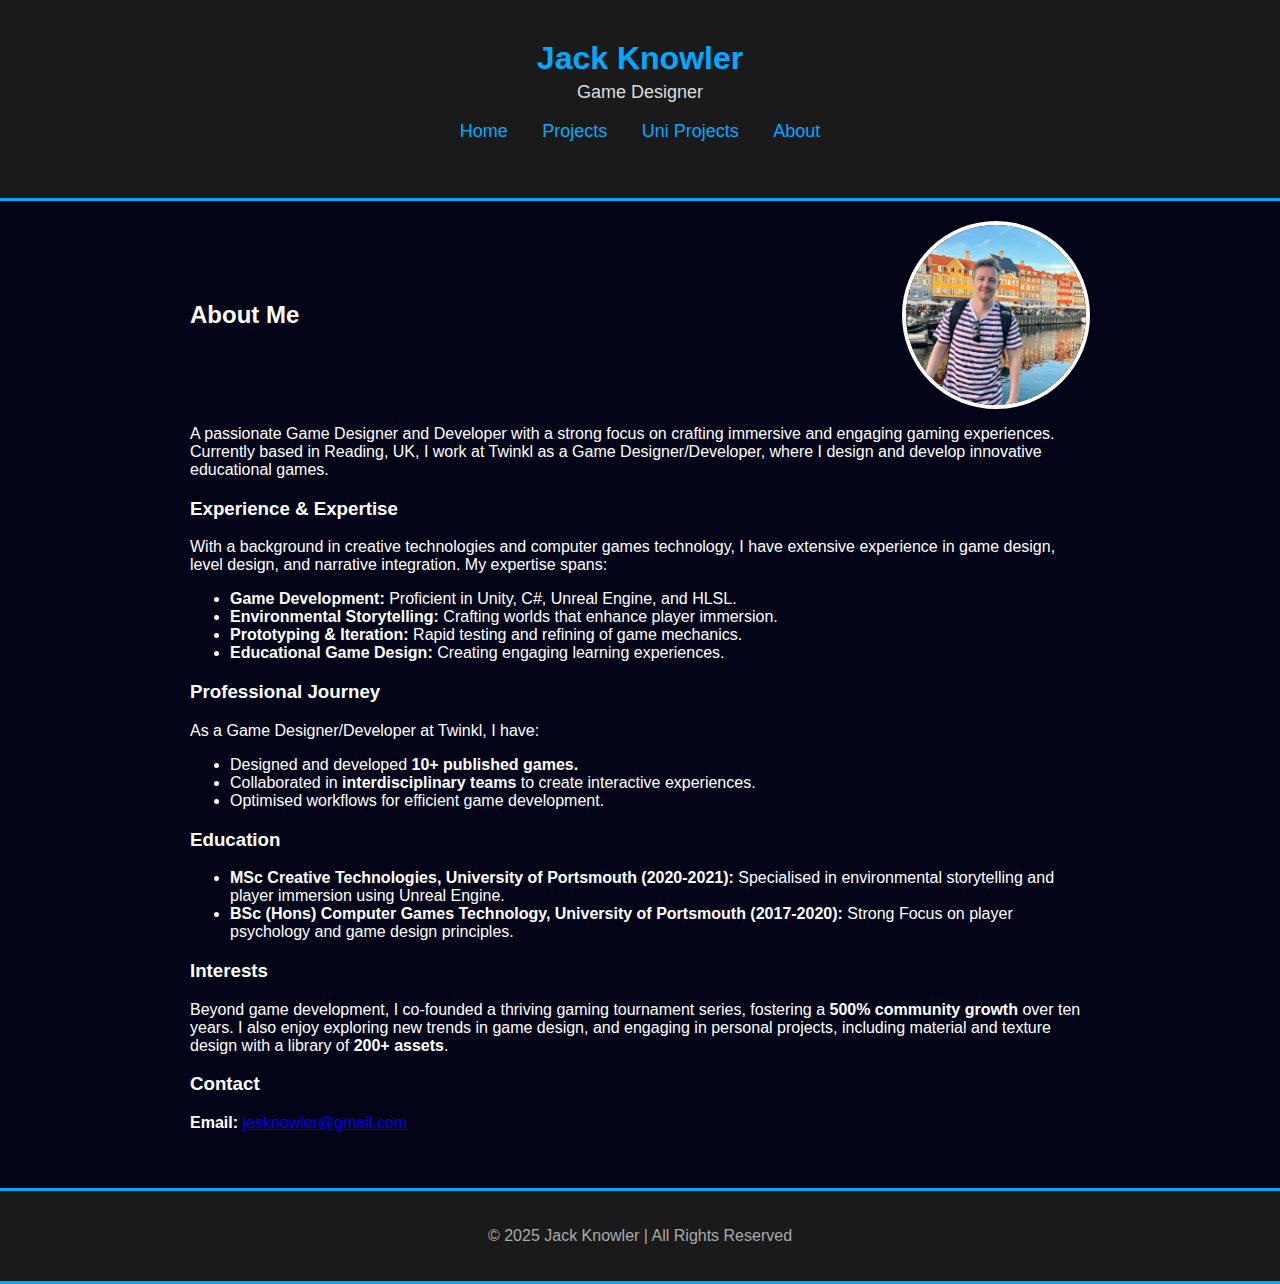
<file: about.html>
<!DOCTYPE html>
<html lang="en">
<head>
    <meta charset="UTF-8">
    <meta name="viewport" content="width=device-width, initial-scale=1.0">
    <title>About Me</title>
    <link rel="stylesheet" href="styles.css"> <!-- Link to existing CSS file -->
    <link rel="stylesheet" href="https://cdnjs.cloudflare.com/ajax/libs/font-awesome/6.4.2/css/all.min.css">
</head>
<body class="about-page"> <!-- 🔹 Added class here -->
    <header>
        <div class="container">
            <h1>Jack Knowler</h1>
            <p>Game Designer</p>
            <nav>
                <ul>
					<li><a href="index.html">Home</a></li>
                    <li><a href="index.html#projects">Projects</a></li>
                    <li><a href="uni-projects.html">Uni Projects</a></li>
                    <li><a href="about.html">About</a></li>
                </ul>
            </nav>
        </div>
    </header>

    <section id="about" class="about">
        <div class="container">
            <div class="about-header">
                <h2>About Me</h2>
                <img src="images/Me.jpg" alt="Jack Knowler" class="profile-image">
            </div>
            <p>A passionate Game Designer and Developer with a strong focus on crafting immersive and engaging gaming experiences. 
            Currently based in Reading, UK, I work at Twinkl as a Game Designer/Developer, where I design and develop innovative educational games.</p>

            <h3>Experience & Expertise</h3>
            <p>With a background in creative technologies and computer games technology, I have extensive experience in game design, level design, and narrative integration. My expertise spans:</p>
            <ul>
                <li><strong>Game Development:</strong> Proficient in Unity, C#, Unreal Engine, and HLSL.</li>
                <li><strong>Environmental Storytelling:</strong> Crafting worlds that enhance player immersion.</li>
                <li><strong>Prototyping & Iteration:</strong> Rapid testing and refining of game mechanics.</li>
                <li><strong>Educational Game Design:</strong> Creating engaging learning experiences.</li>
            </ul>

            <h3>Professional Journey</h3>
            <p>As a Game Designer/Developer at Twinkl, I have:</p>
            <ul>
                <li>Designed and developed <strong>10+ published games.</strong></li>
                <li>Collaborated in <strong>interdisciplinary teams</strong> to create interactive experiences.</li>
                <li>Optimised workflows for efficient game development.</li>
            </ul>

            <h3>Education</h3>
            <ul>
                <li><strong>MSc Creative Technologies, University of Portsmouth (2020-2021):</strong> Specialised in environmental storytelling and player immersion using Unreal Engine.</li>
                <li><strong>BSc (Hons) Computer Games Technology, University of Portsmouth (2017-2020):</strong> Strong Focus on player psychology and game design principles.</li>
            </ul>

            <h3>Interests</h3>
            <p>Beyond game development, I co-founded a thriving gaming tournament series, fostering a <strong>500% community growth</strong> over ten years. I also enjoy exploring new trends in game design, 
            and engaging in personal projects, including material and texture design with a library of <strong>200+ assets</strong>.</p>

            <h3>Contact</h3>
            <p><strong>Email:</strong> <a href="mailto:jesknowler@gmail.com">jesknowler@gmail.com</a></p>
        </div>
    </section>

    <footer>
        <p>&copy; 2025 Jack Knowler | All Rights Reserved</p>
    </footer>
</body>
</html>
</file>
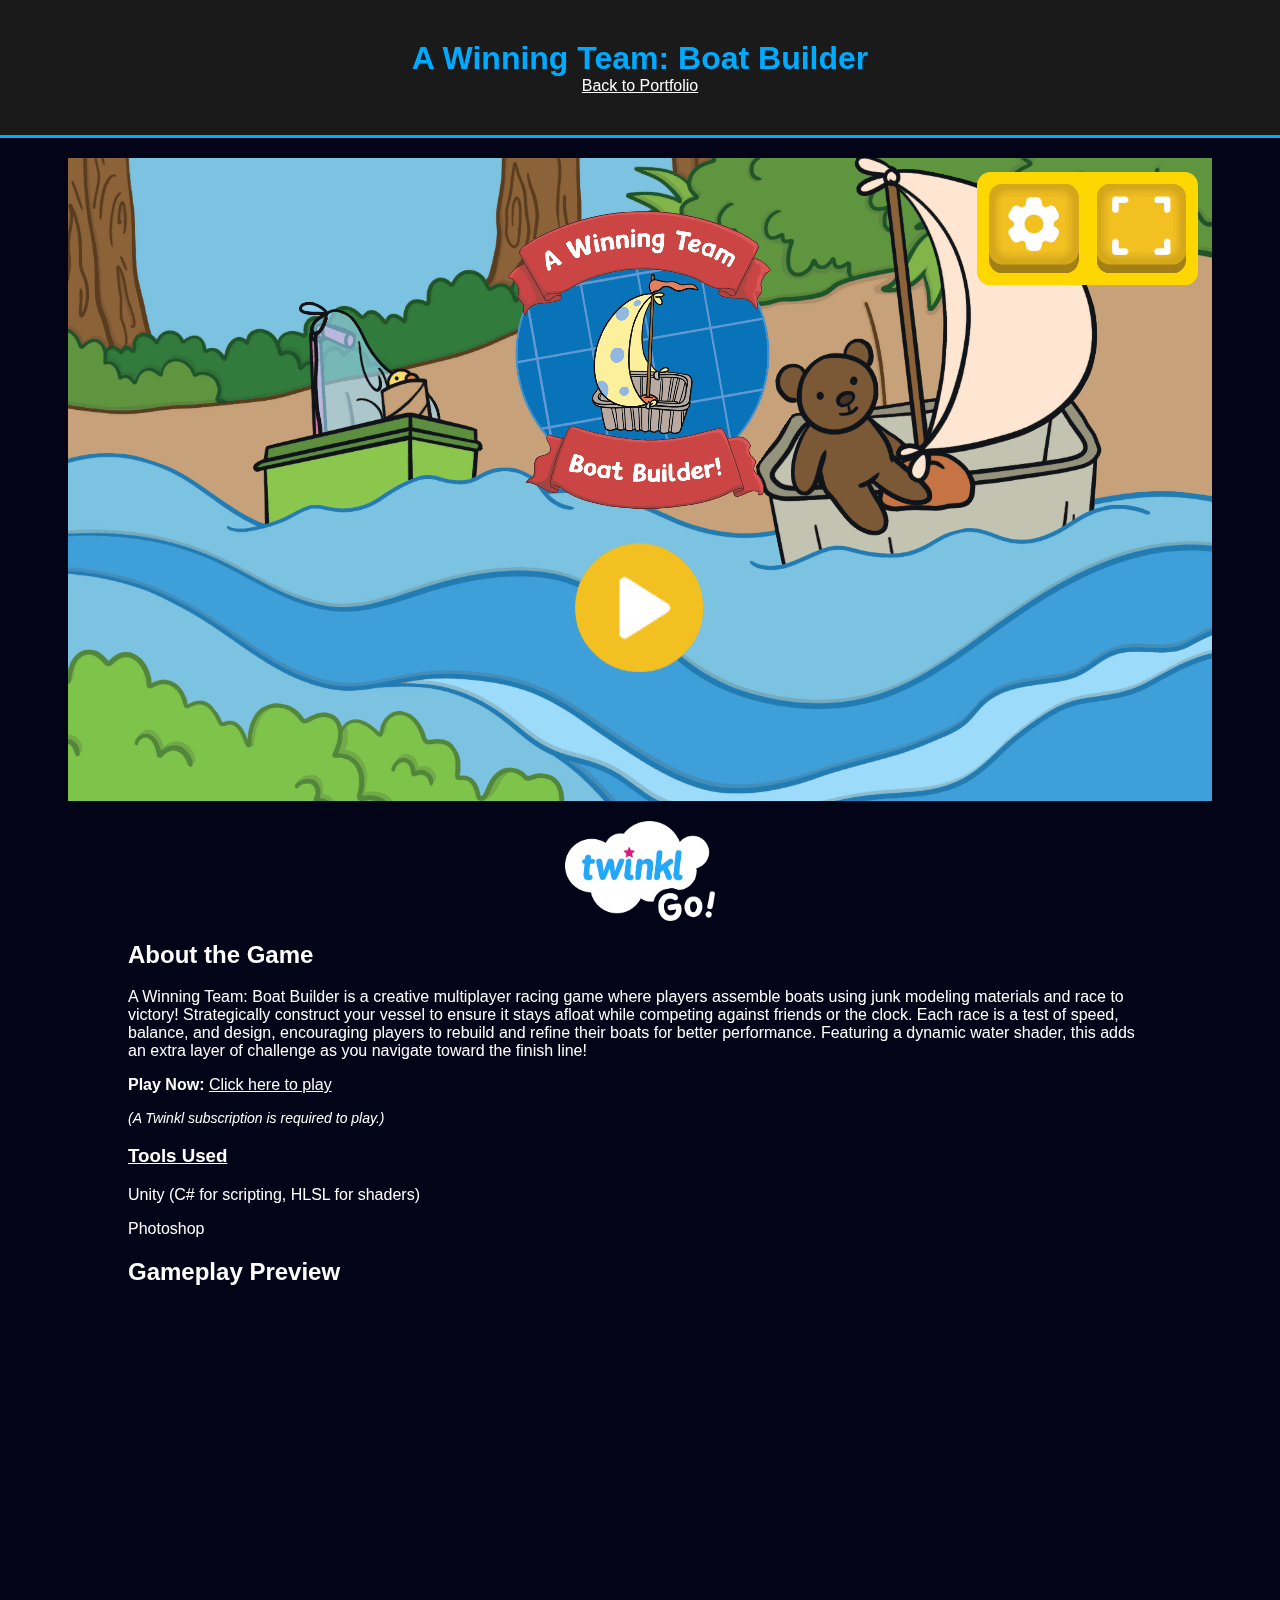
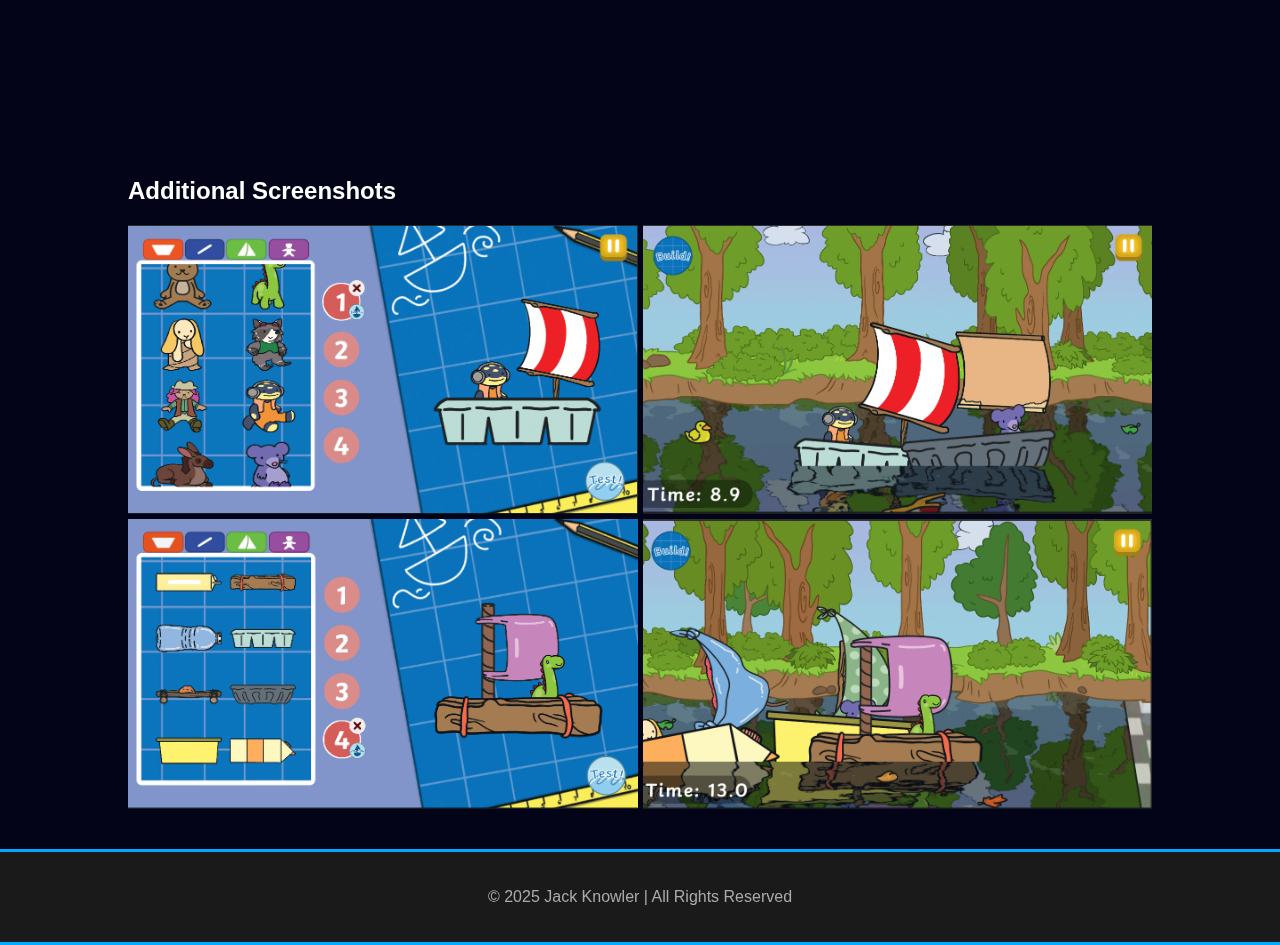
<file: boat-builder.html>
<!DOCTYPE html>
<html lang="en">
<head>
    <meta charset="UTF-8">
    <meta name="viewport" content="width=device-width, initial-scale=1.0">
    <title>A Winning Team: Boat Builder</title>
    <link rel="stylesheet" href="styles.css">
    <style>
        .image-grid {
            display: grid;
            grid-template-columns: 1fr 1fr;
            grid-template-rows: 1fr 1fr;
            gap: 5px;
            max-width: 100%;
        }
        .image-grid img {
            width: 100%;
            height: 100%;
            object-fit: cover;
        }

        /* Main Image & Twinkl Logo Layout */
        .main-image-container {
            display: flex;
            align-items: center;
            justify-content: center;
            gap: 20px; /* Space between image and logo */
            flex-wrap: wrap;
        }

        /* Twinkl Logo Styling */
        .twinkl-logo {
            max-width: 150px; /* Adjust size as needed */
            height: auto;
        }

        /* Center Video */
        .gameplay-video {
            width: 100%;
            max-width: 800px;
            display: block;
            margin: auto;
        }
    </style>
</head>
<body>
    <header>
        <div class="container">
            <h1>A Winning Team: Boat Builder</h1>
            <nav>
                <a href="index.html" style="color: white;">Back to Portfolio</a>
            </nav>
        </div>
    </header>
    
    <section class="project-detail">
        <div class="container">
            <div class="main-image-container">
                <img src="images/TitleAWinningTeam.PNG" alt="A Winning Team: Boat Builder">
                <img src="images/TwinklGo.png" alt="Twinkl Logo" class="twinkl-logo">
            </div>

            <section id="about-game">
                <h2>About the Game</h2>
                <p>A Winning Team: Boat Builder is a creative multiplayer racing game where players assemble boats using junk modeling materials and race to victory! 
				Strategically construct your vessel to ensure it stays afloat while competing against friends or the clock. 
				Each race is a test of speed, balance, and design, encouraging players to rebuild and refine their boats for better performance. 
				Featuring a dynamic water shader, this adds an extra layer of challenge as you navigate toward the finish line!</p>

                <p><strong>Play Now:</strong> 
                    <a href="https://www.twinkl.co.uk/resource/a-winning-team-t-d-1690798329" target="_blank" style="color: white; text-decoration: underline;">
                        Click here to play
                    </a>
                </p>
                <p style="color: white; font-size: 14px;"><em>(A Twinkl subscription is required to play.)</em></p>
            </section>
            
            <h3><u>Tools Used</u></h3>
            <p>Unity (C# for scripting, HLSL for shaders)</p>
            <p>Photoshop</p>

            <h2>Gameplay Preview</h2>
            <video class="gameplay-video" autoplay loop muted playsinline>
                <source src="images/AWinningTeam.mp4" type="video/mp4">
                Your browser does not support the video tag.
            </video>
            
            <h2>Additional Screenshots</h2>
            <div class="image-grid">
                <img src="images/AWinningTeam1.PNG" alt="A Winning Team Screenshot 1">
                <img src="images/AWinningTeam2.PNG" alt="A Winning Team Screenshot 2">
                <img src="images/AWinningTeam3.PNG" alt="A Winning Team Screenshot 3">
                <img src="images/AWinningTeam4.PNG" alt="A Winning Team Screenshot 4">
            </div>
        </div>
    </section>
    
    <footer>
        <p>&copy; 2025 Jack Knowler | All Rights Reserved</p>
    </footer>
</body>
</html>
</file>
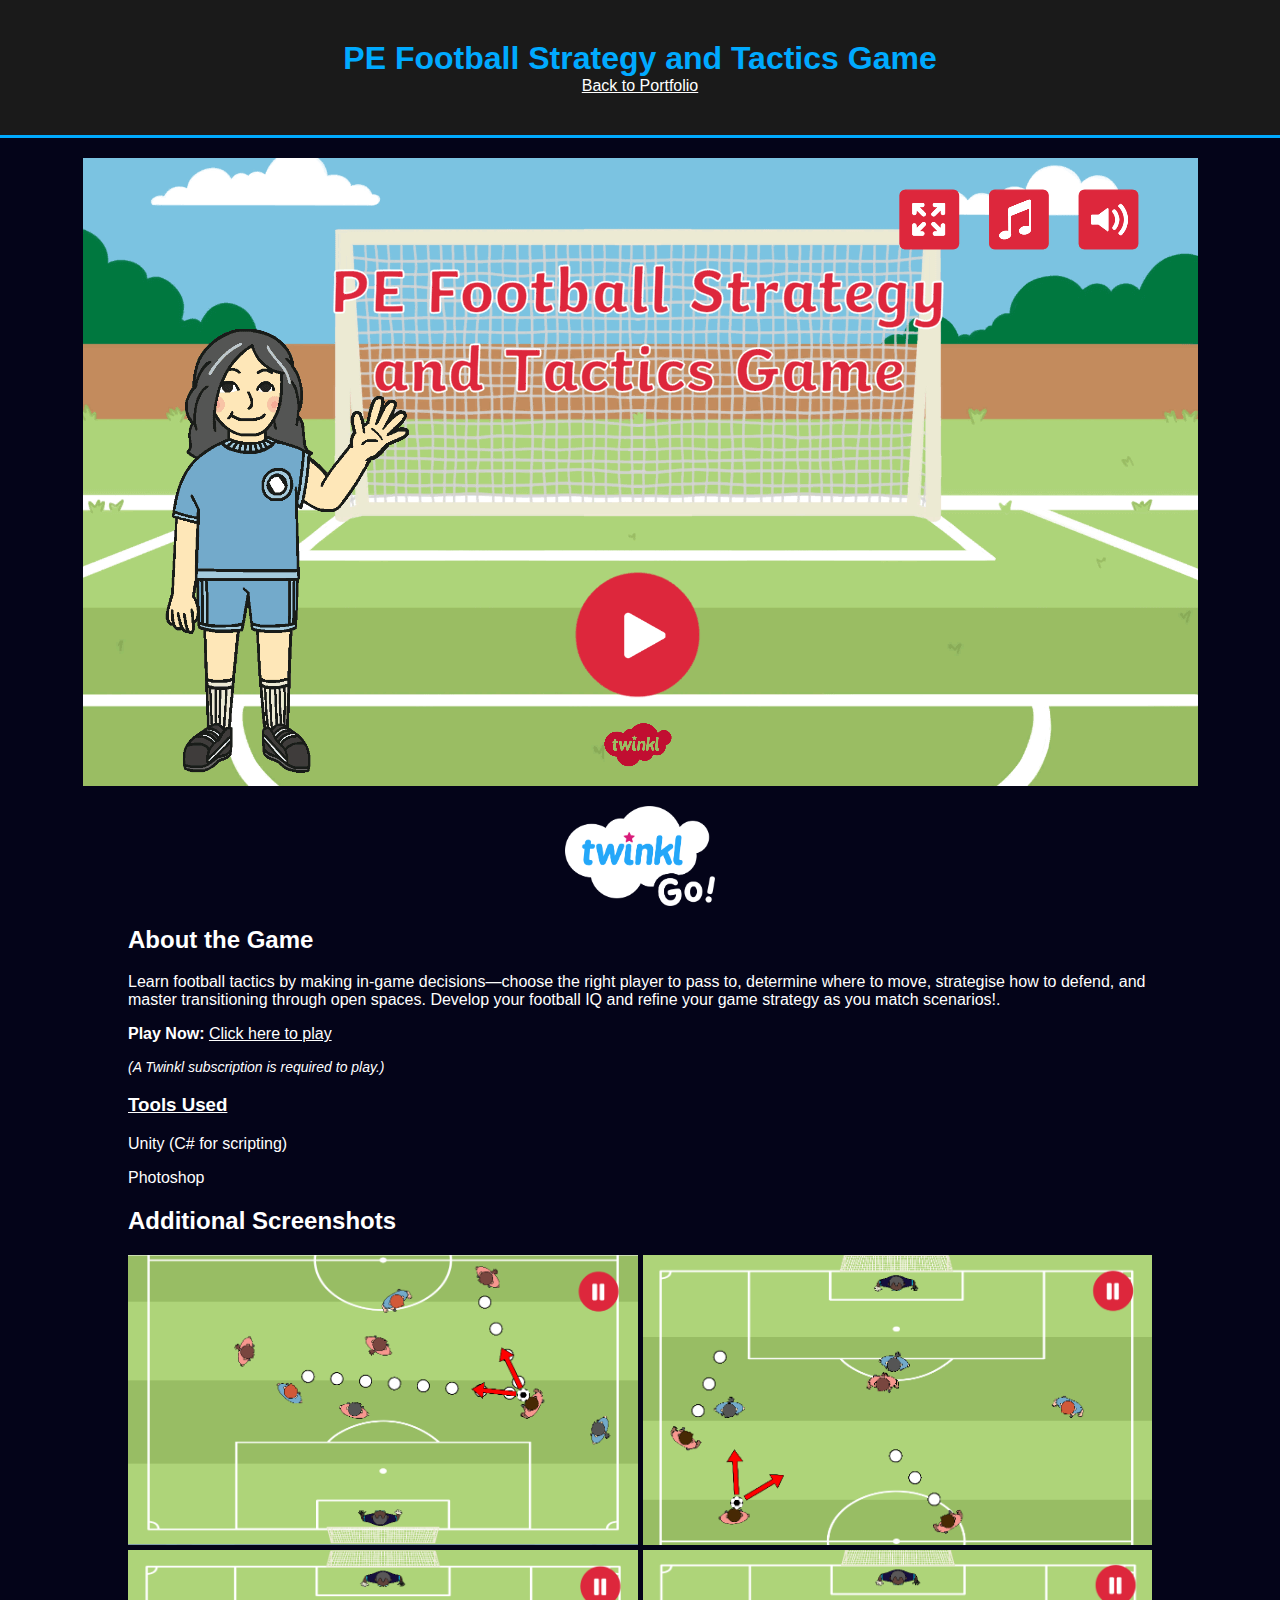
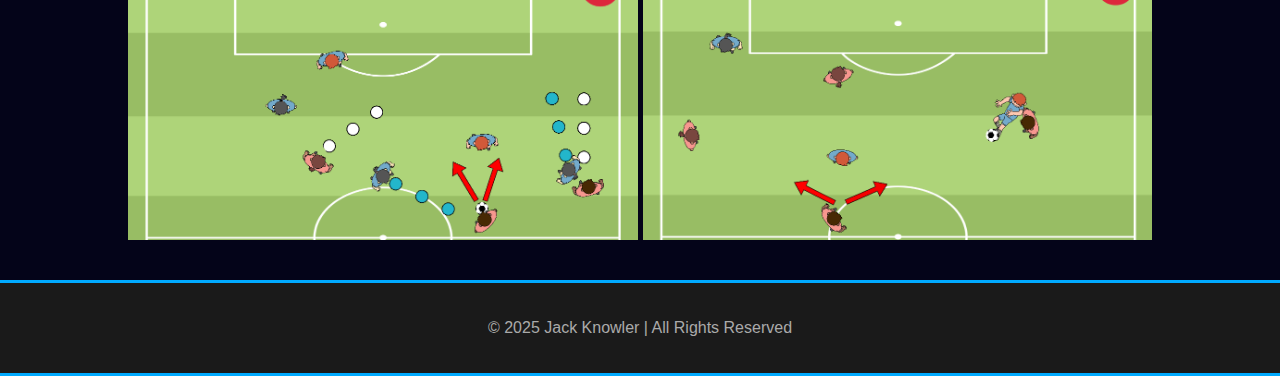
<file: football-strategy.html>
<!DOCTYPE html>
<html lang="en">
<head>
    <meta charset="UTF-8">
    <meta name="viewport" content="width=device-width, initial-scale=1.0">
    <title>PE Football Strategy and Tactics Game</title>
    <link rel="stylesheet" href="styles.css">
    <style>
        .image-grid {
            display: grid;
            grid-template-columns: 1fr 1fr;
            grid-template-rows: 1fr 1fr;
            gap: 5px;
            max-width: 100%;
        }
        .image-grid img {
            width: 100%;
            height: 100%;
            object-fit: cover;
        }

        /* Main Image & Twinkl Logo Layout */
        .main-image-container {
            display: flex;
            align-items: center;
            justify-content: center;
            gap: 20px; /* Space between image and logo */
            flex-wrap: wrap;
        }

        /* Twinkl Logo Styling */
        .twinkl-logo {
            max-width: 150px; /* Adjust size as needed */
            height: auto;
        }
    </style>
</head>
<body>
    <header>
        <div class="container">
            <h1>PE Football Strategy and Tactics Game</h1>
            <nav>
                <a href="index.html" style="color: white;">Back to Portfolio</a>
            </nav>
        </div>
    </header>
    
    <section class="project-detail">
        <div class="container">
            <div class="main-image-container">
                <img src="images/TitleFootballGame.PNG" alt="PE Football Strategy and Tactics Game">
                <img src="images/TwinklGo.png" alt="Twinkl Logo" class="twinkl-logo">
            </div>

            <section id="about-game">
                <h2>About the Game</h2>
                <p>Learn football tactics by making in-game decisions—choose the right player to pass to, 
				determine where to move, strategise how to defend, and master transitioning through open spaces. 
				Develop your football IQ and refine your game strategy as you match scenarios!.</p>

                <p><strong>Play Now:</strong> 
                    <a href="https://www.twinkl.co.uk/resource/pe-football-strategy-and-tactics-game-t-pe-1657539789" target="_blank" style="color: white; text-decoration: underline;">
                        Click here to play
                    </a>
                </p>
                <p style="color: white; font-size: 14px;"><em>(A Twinkl subscription is required to play.)</em></p>
            </section>
            
            <h3><u>Tools Used</u></h3>
            <p>Unity (C# for scripting)</p>
            <p>Photoshop</p>
            
            <h2>Additional Screenshots</h2>
            <div class="image-grid">
                <img src="images/FootballGame1.PNG" alt="Football Game Screenshot 1">
                <img src="images/FootballGame2.PNG" alt="Football Game Screenshot 2">
                <img src="images/FootballGame3.PNG" alt="Football Game Screenshot 3">
                <img src="images/FootballGame4.PNG" alt="Football Game Screenshot 4">
            </div>
        </div>
    </section>
    
    <footer>
        <p>&copy; 2025 Jack Knowler | All Rights Reserved</p>
    </footer>
</body>
</html>
</file>
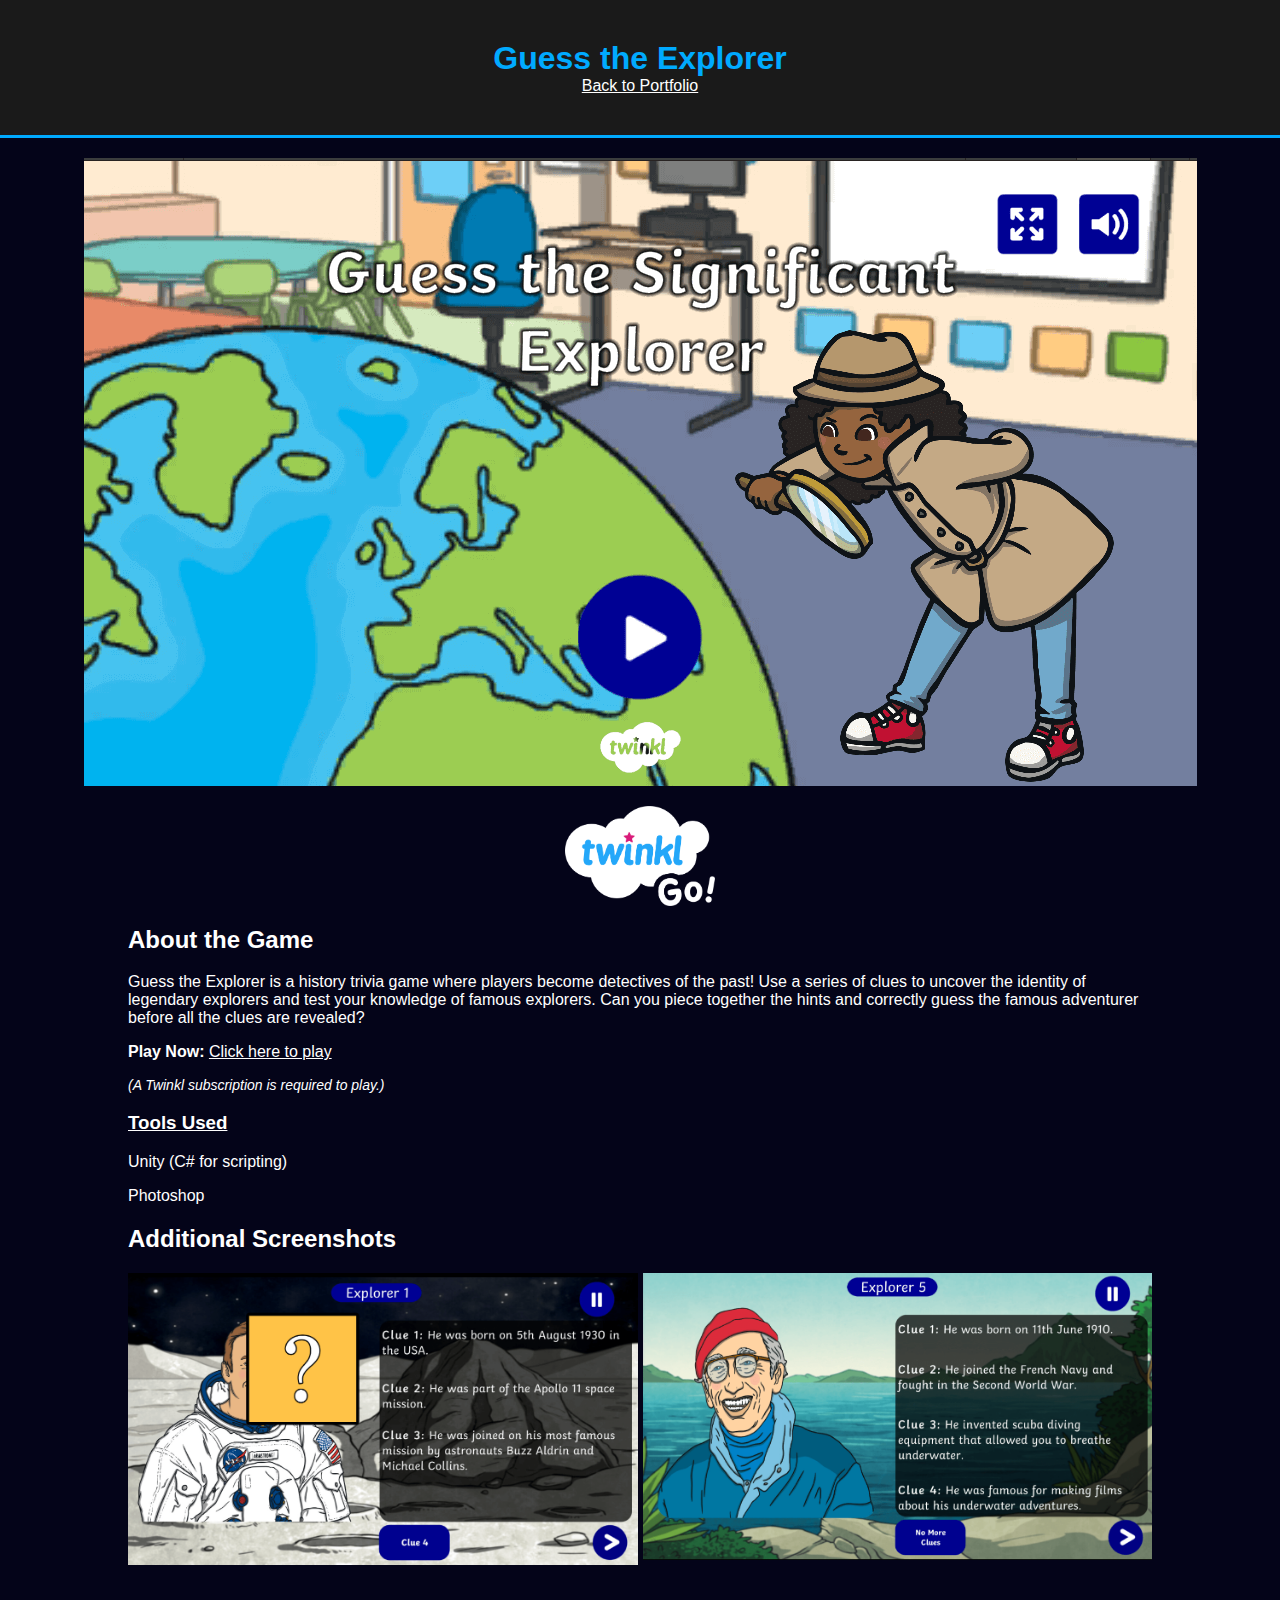
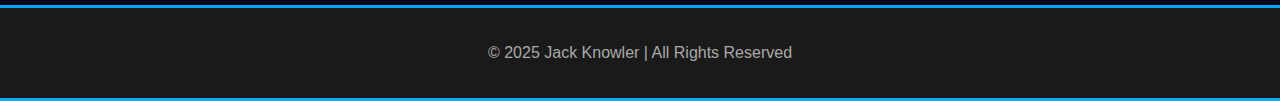
<file: guess-the-explorer.html>
<!DOCTYPE html>
<html lang="en">
<head>
    <meta charset="UTF-8">
    <meta name="viewport" content="width=device-width, initial-scale=1.0">
    <title>Guess the Explorer</title>
    <link rel="stylesheet" href="styles.css">
    <style>
        .image-grid {
            display: grid;
            grid-template-columns: 1fr 1fr;
            gap: 5px;
            max-width: 100%;
        }
        .image-grid img {
            width: 100%;
            height: auto;
            object-fit: cover;
        }

        /* Main Image & Twinkl Logo Layout */
        .main-image-container {
            display: flex;
            align-items: center;
            justify-content: center;
            gap: 20px; /* Space between image and logo */
            flex-wrap: wrap;
        }

        /* Twinkl Logo Styling */
        .twinkl-logo {
            max-width: 150px; /* Adjust size as needed */
            height: auto;
        }
    </style>
</head>
<body>
    <header>
        <div class="container">
            <h1>Guess the Explorer</h1>
            <nav>
                <a href="index.html" style="color: white;">Back to Portfolio</a>
            </nav>
        </div>
    </header>
    
    <section class="project-detail">
        <div class="container">
            <div class="main-image-container">
                <img src="images/TitleGuesstheExplorer.PNG" alt="Guess the Explorer">
                <img src="images/TwinklGo.png" alt="Twinkl Logo" class="twinkl-logo">
            </div>

            <section id="about-game">
                <h2>About the Game</h2>
                <p>Guess the Explorer is a history trivia game where players become detectives of the past! 
				Use a series of clues to uncover the identity of legendary explorers and test your knowledge of famous explorers. 
				Can you piece together the hints and correctly guess the famous adventurer before all the clues are revealed?</p>

                <p><strong>Play Now:</strong> 
                    <a href="https://www.twinkl.co.uk/resource/guess-the-significant-explorer-game-t-h-1654778182" target="_blank" style="color: white; text-decoration: underline;">
                        Click here to play
                    </a>
                </p>
                <p style="color: white; font-size: 14px;"><em>(A Twinkl subscription is required to play.)</em></p>
            </section>
            
            <h3><u>Tools Used</u></h3>
            <p>Unity (C# for scripting)</p>
            <p>Photoshop</p>
            
            <h2>Additional Screenshots</h2>
            <div class="image-grid">
                <img src="images/GuessGame1.PNG" alt="Guess the Explorer Screenshot 1">
                <img src="images/GuessGame2.PNG" alt="Guess the Explorer Screenshot 2">
            </div>
        </div>
    </section>
    
    <footer>
        <p>&copy; 2025 Jack Knowler | All Rights Reserved</p>
    </footer>
</body>
</html>
</file>
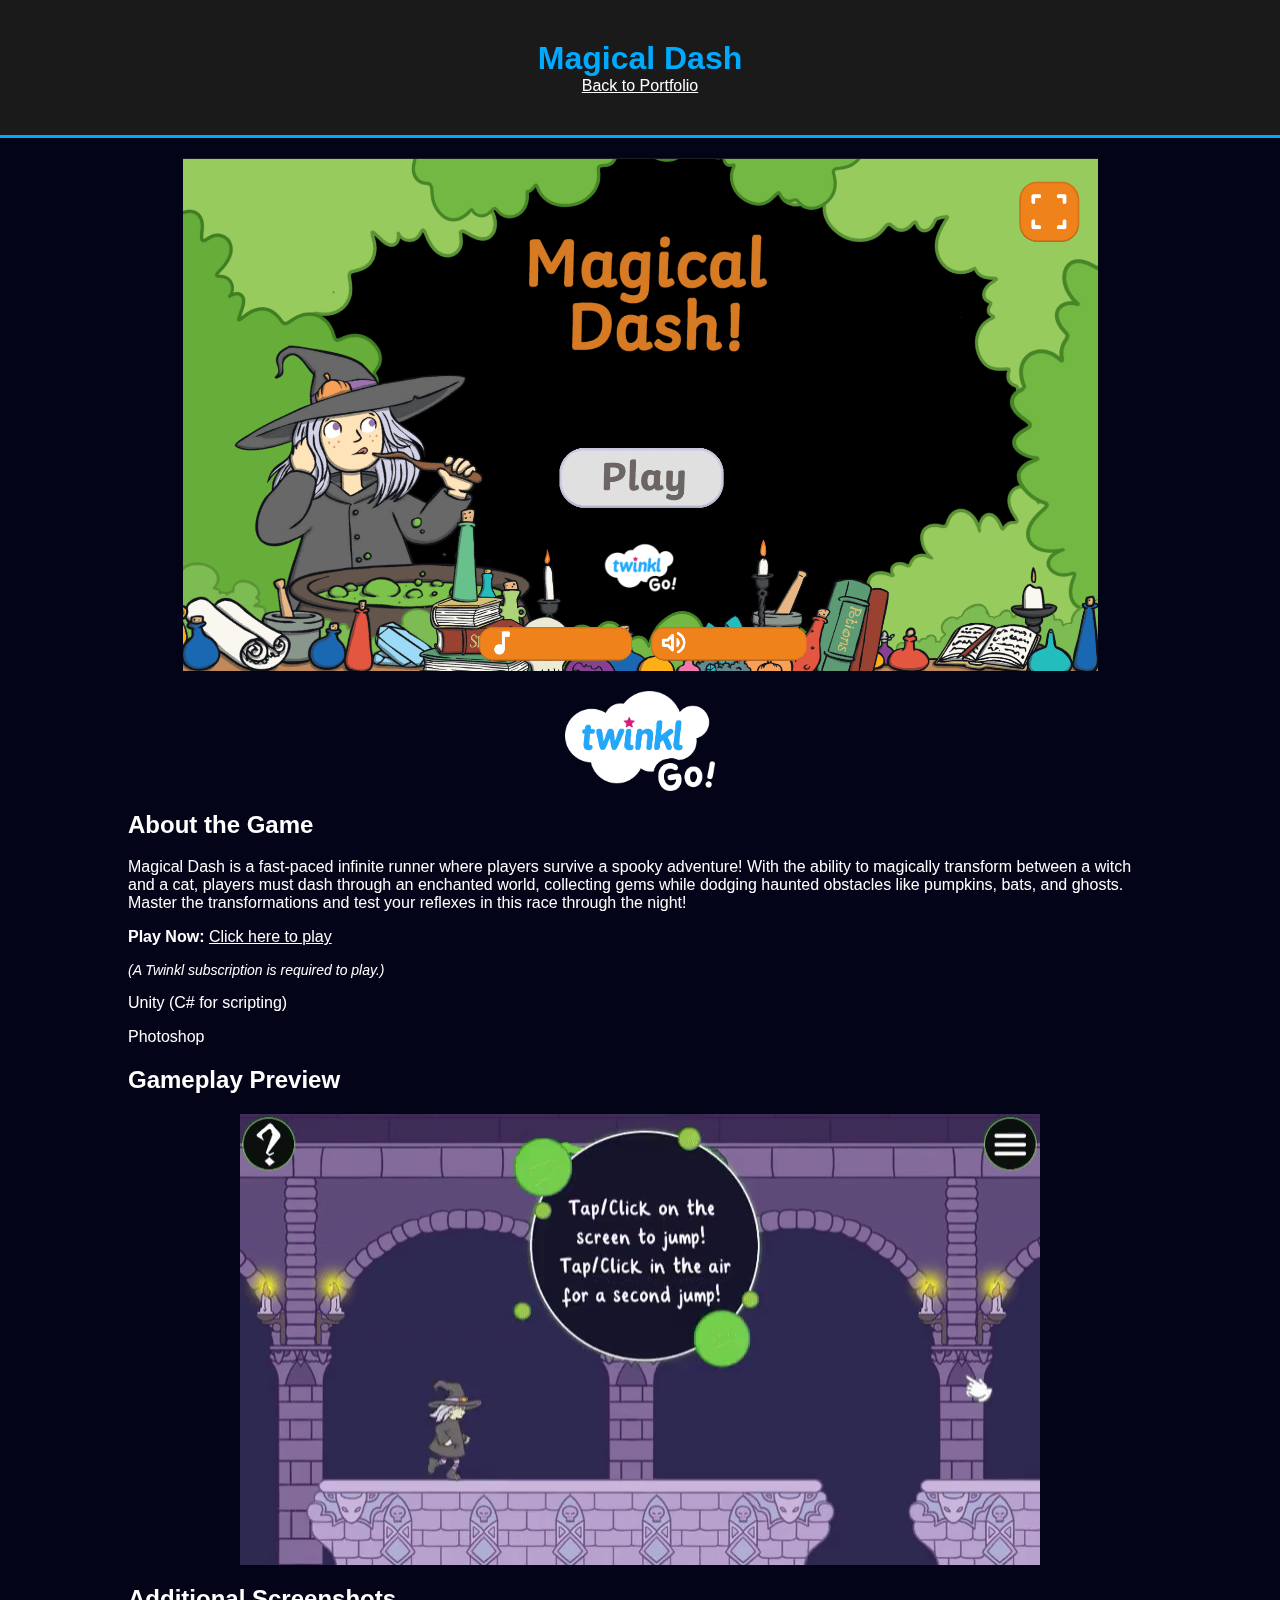
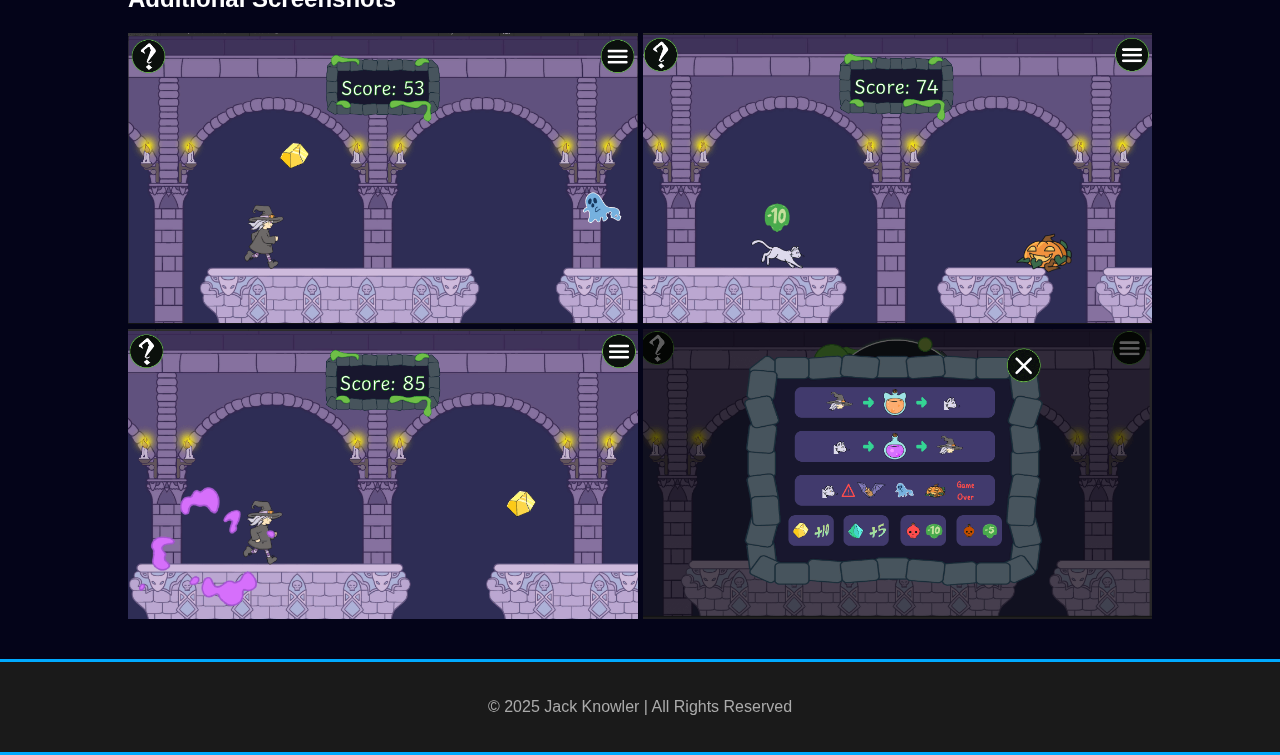
<file: magical-dash.html>
<!DOCTYPE html>
<html lang="en">
<head>
    <meta charset="UTF-8">
    <meta name="viewport" content="width=device-width, initial-scale=1.0">
    <title>Magical Dash</title>
    <link rel="stylesheet" href="styles.css">
    <style>
        .image-grid {
            display: grid;
            grid-template-columns: 1fr 1fr;
            grid-template-rows: 1fr 1fr;
            gap: 5px;
            max-width: 100%;
        }
        .image-grid img {
            width: 100%;
            height: 100%;
            object-fit: cover;
        }

        /* Main Image & Twinkl Logo Layout */
        .main-image-container {
            display: flex;
            align-items: center;
            justify-content: center;
            gap: 20px; /* Space between image and logo */
            flex-wrap: wrap;
        }

        /* Twinkl Logo Styling */
        .twinkl-logo {
            max-width: 150px; /* Adjust size as needed */
            height: auto;
        }

        /* Center Video */
        .gameplay-video {
            width: 100%;
            max-width: 800px;
            display: block;
            margin: auto;
        }
    </style>
</head>
<body>
    <header>
        <div class="container">
            <h1>Magical Dash</h1>
            <nav>
                <a href="index.html" style="color: white;">Back to Portfolio</a>
            </nav>
        </div>
    </header>
    
    <section class="project-detail">
        <div class="container">
            <div class="main-image-container">
                <img src="images/TitleMagicalDash.PNG" alt="Magical Dash">
                <img src="images/TwinklGo.png" alt="Twinkl Logo" class="twinkl-logo">
            </div>

            <section id="about-game">
                <h2>About the Game</h2>
                <p>Magical Dash is a fast-paced infinite runner where players survive a spooky adventure! 
				With the ability to magically transform between a witch and a cat, players must dash through an enchanted world, 
				collecting gems while dodging haunted obstacles like pumpkins, bats, and ghosts. 
				Master the transformations and test your reflexes in this race through the night!</p>

                <p><strong>Play Now:</strong> 
                    <a href="https://www.twinkl.co.uk/resource/halloween-magic-run-game-t-e-1727169606" target="_blank" style="color: white; text-decoration: underline;">
                        Click here to play
                    </a>
                </p>
                <p style="color: white; font-size: 14px;"><em>(A Twinkl subscription is required to play.)</em></p>
            </section>
            
            <p>Unity (C# for scripting)</p>
            <p>Photoshop</p>
            
            <h2>Gameplay Preview</h2>
            <video class="gameplay-video" autoplay loop muted playsinline>
                <source src="images/HalloweenGame.mp4" type="video/mp4">
                Your browser does not support the video tag.
            </video>
            
            <h2>Additional Screenshots</h2>
            <div class="image-grid">
                <img src="images/HalloweenGame1.PNG" alt="Magical Dash Screenshot 1">
                <img src="images/HalloweenGame2.PNG" alt="Magical Dash Screenshot 2">
                <img src="images/HalloweenGame3.PNG" alt="Magical Dash Screenshot 3">
                <img src="images/HalloweenGame4.PNG" alt="Magical Dash Screenshot 4">
            </div>
        </div>
    </section>
    
    <footer>
        <p>&copy; 2025 Jack Knowler | All Rights Reserved</p>
    </footer>
</body>
</html>
</file>
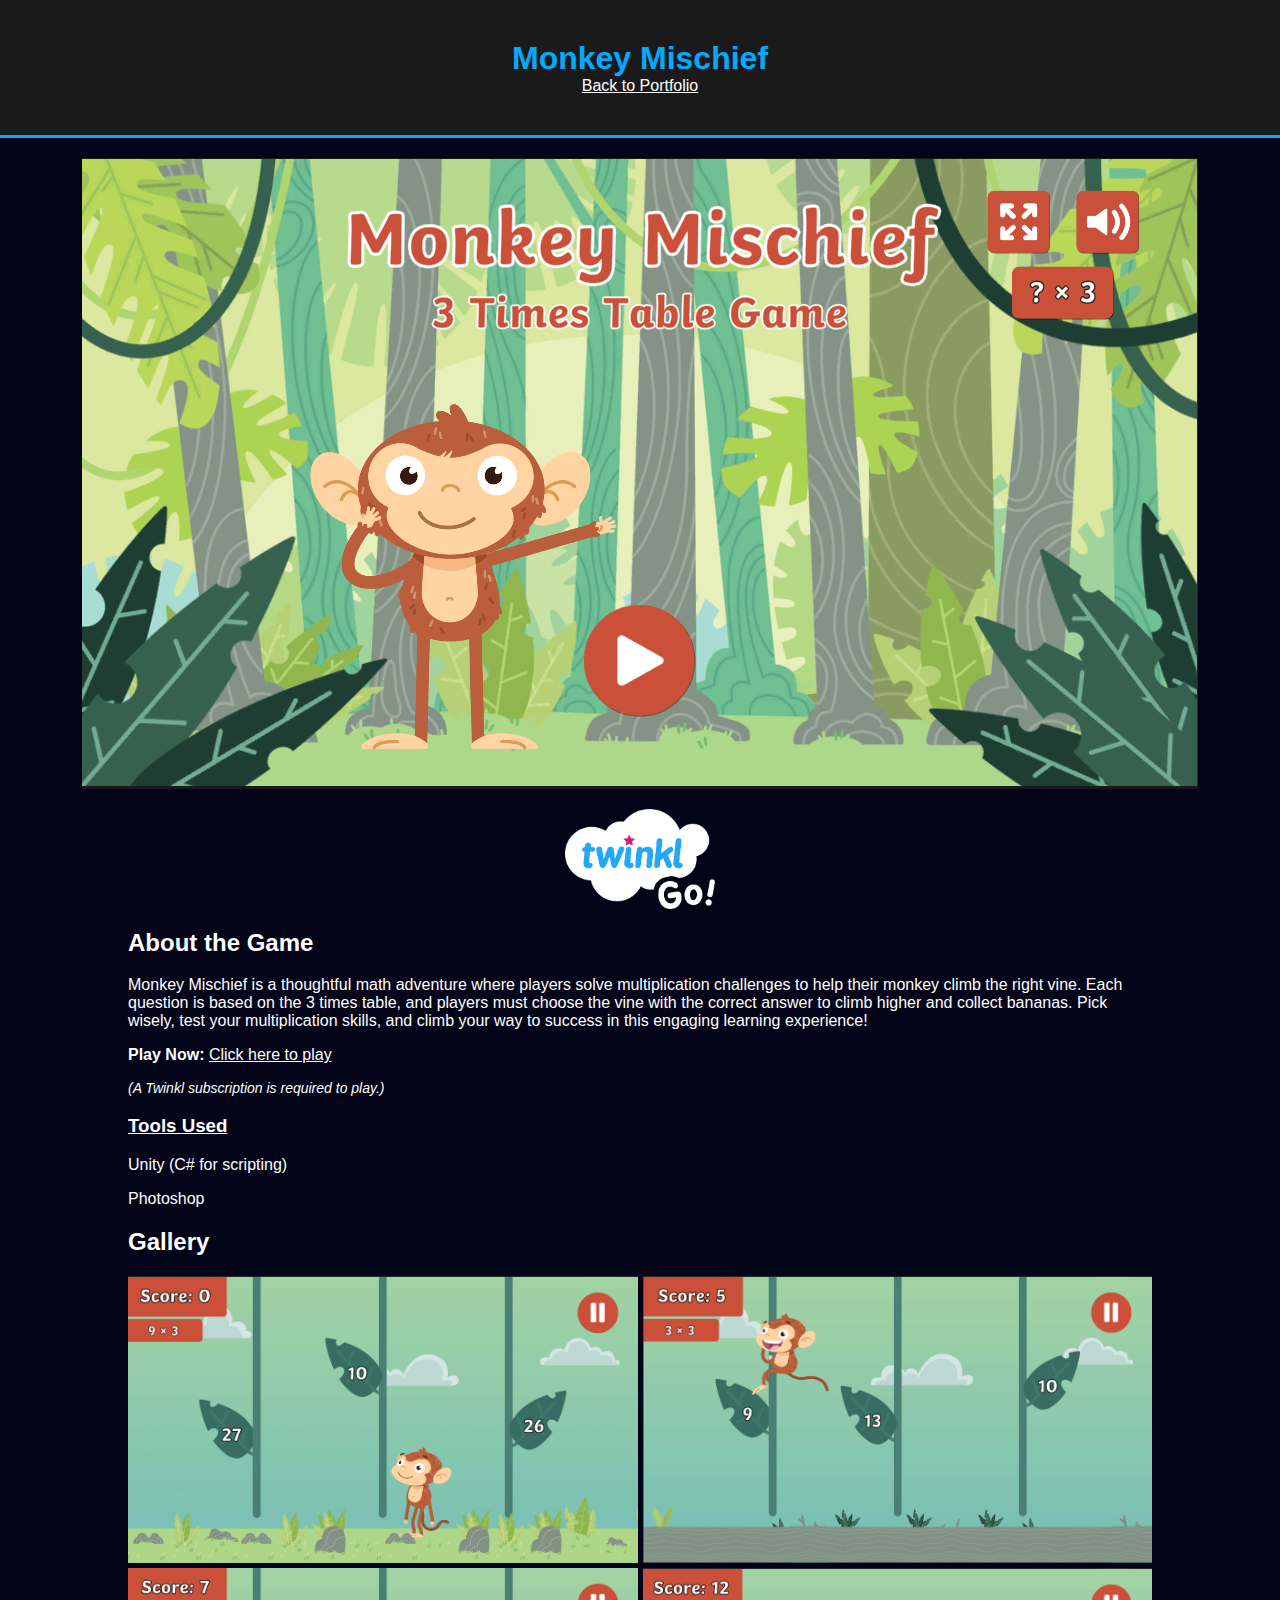
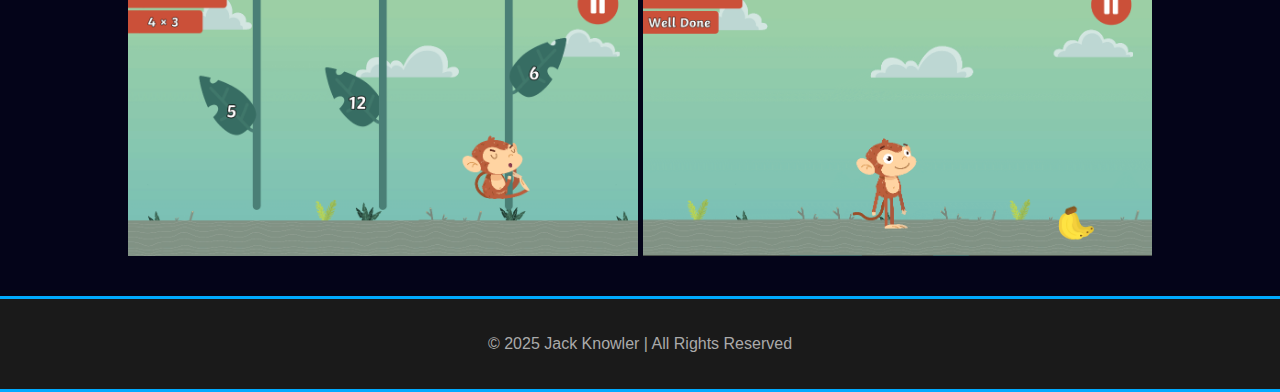
<file: monkey-mischief.html>
<!DOCTYPE html>
<html lang="en">
<head>
    <meta charset="UTF-8">
    <meta name="viewport" content="width=device-width, initial-scale=1.0">
    <title>Monkey Mischief</title>
    <link rel="stylesheet" href="styles.css">
    <style>
        .image-grid {
            display: grid;
            grid-template-columns: 1fr 1fr;
            grid-template-rows: 1fr 1fr;
            gap: 5px;
            max-width: 100%;
        }
        .image-grid img {
            width: 100%;
            height: 100%;
            object-fit: cover;
        }

        /* Main Image & Twinkl Logo Layout */
        .main-image-container {
            display: flex;
            align-items: center;
            justify-content: center;
            gap: 20px; /* Space between image and logo */
            flex-wrap: wrap;
        }

        /* Twinkl Logo Styling */
        .twinkl-logo {
            max-width: 150px; /* Adjust size as needed */
            height: auto;
        }
    </style>
</head>
<body>
    <header>
        <div class="container">
            <h1>Monkey Mischief</h1>
            <nav>
                <a href="index.html" style="color: white;">Back to Portfolio</a>
            </nav>
        </div>
    </header>
    
    <section class="project-detail">
        <div class="container">
            <div class="main-image-container">
                <img src="images/TitleMonkeyMischief.PNG" alt="Monkey Mischief">
                <img src="images/TwinklGo.png" alt="Twinkl Logo" class="twinkl-logo">
            </div>

            <section id="about-game">
                <h2>About the Game</h2>
                <p> Monkey Mischief is a thoughtful math adventure where players solve multiplication challenges to help their monkey climb the right vine. 
				Each question is based on the 3 times table, and players must choose the vine with the correct answer to climb higher and collect bananas. 
				Pick wisely, test your multiplication skills, and climb your way to success in this engaging learning experience!</p>

                <p><strong>Play Now:</strong> 
                    <a href="https://www.twinkl.co.uk/resource/monkey-mischeif-3-times-table-game-t-m-1647002264" target="_blank" style="color: white; text-decoration: underline;">
                        Click here to play
                    </a>
                </p>
                <p style="color: white; font-size: 14px;"><em>(A Twinkl subscription is required to play.)</em></p>
            </section>
            
            <h3><u>Tools Used</u></h3>
            <p>Unity (C# for scripting)</p>
            <p>Photoshop</p>
            
            <h2>Gallery</h2>
            <div class="image-grid">
                <img src="images/MonkeyGame1.PNG" alt="Monkey Mischief Screenshot 1">
                <img src="images/MonkeyGame2.PNG" alt="Monkey Mischief Screenshot 2">
                <img src="images/MonkeyGame3.PNG" alt="Monkey Mischief Screenshot 3">
                <img src="images/MonkeyGame4.PNG" alt="Monkey Mischief Screenshot 4">
            </div>
        </div>
    </section>
    
    <footer>
        <p>&copy; 2025 Jack Knowler | All Rights Reserved</p>
    </footer>
</body>
</html>
</file>
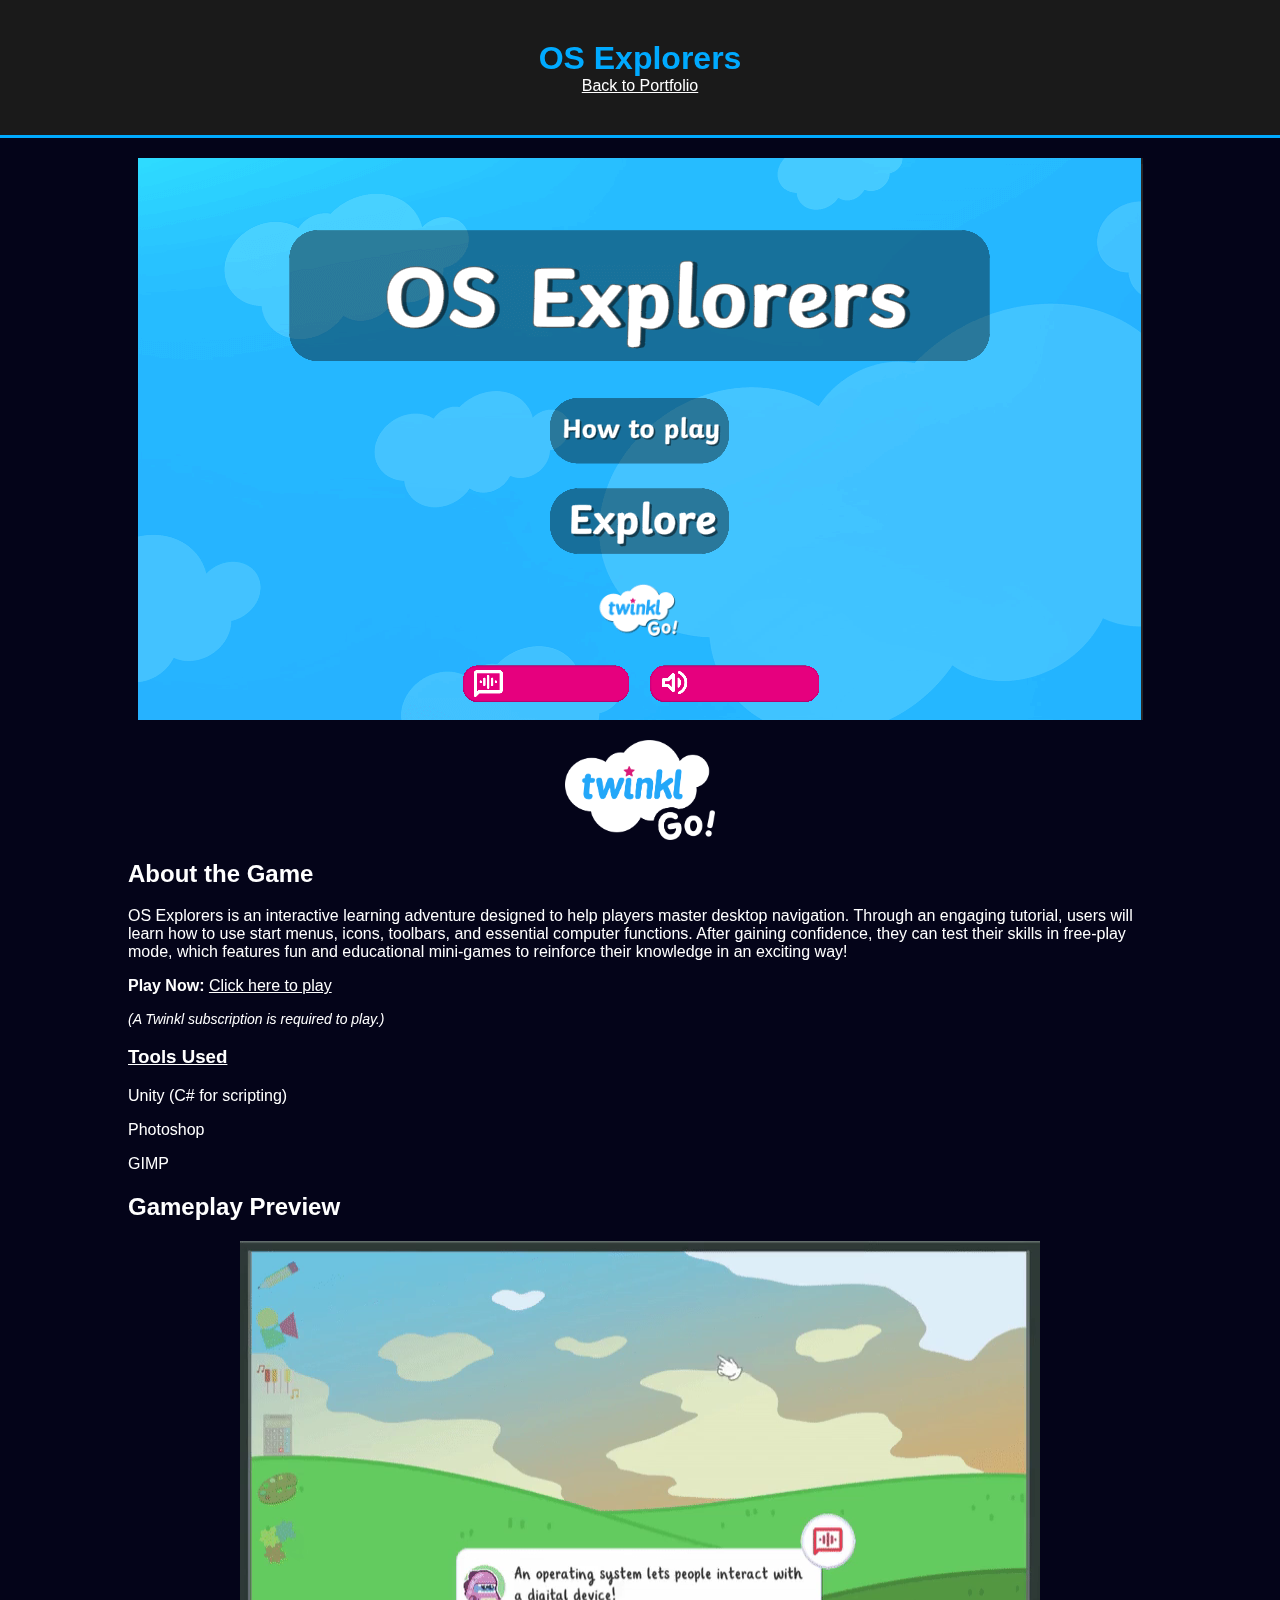
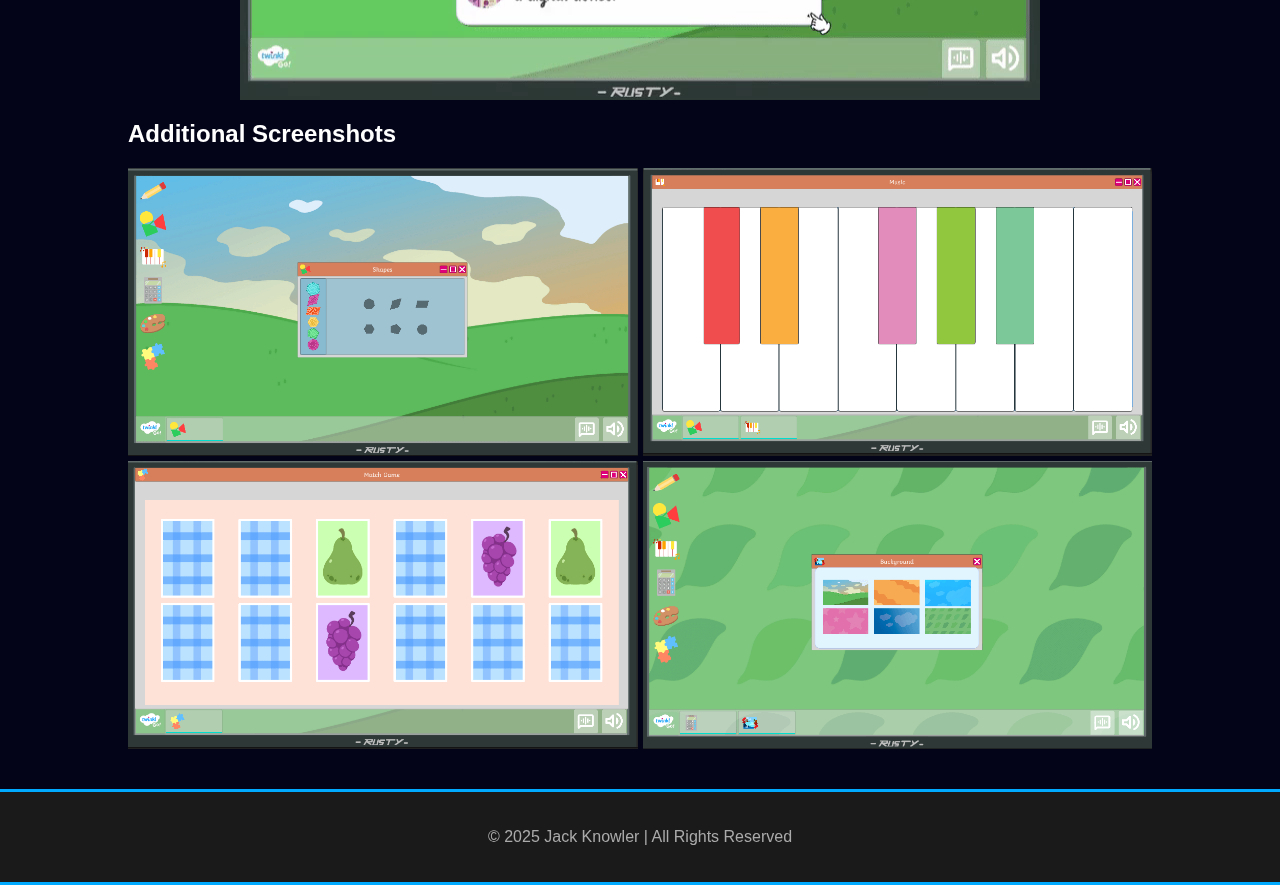
<file: os-explorers.html>
<!DOCTYPE html>
<html lang="en">
<head>
    <meta charset="UTF-8">
    <meta name="viewport" content="width=device-width, initial-scale=1.0">
    <title>OS Explorers</title>
    <link rel="stylesheet" href="styles.css">
    <style>
        .image-grid {
            display: grid;
            grid-template-columns: 1fr 1fr;
            grid-template-rows: 1fr 1fr;
            gap: 5px;
            max-width: 100%;
        }
        .image-grid img {
            width: 100%;
            height: 100%;
            object-fit: cover;
        }

        /* Main Image & Twinkl Logo Layout */
        .main-image-container {
            display: flex;
            align-items: center;
            justify-content: center;
            gap: 20px; /* Space between image and logo */
            flex-wrap: wrap;
        }

        /* Twinkl Logo Styling */
        .twinkl-logo {
            max-width: 150px; /* Adjust size as needed */
            height: auto;
        }

        /* Center Video */
        .gameplay-video {
            width: 100%;
            max-width: 800px;
            display: block;
            margin: auto;
        }
    </style>
</head>
<body>
    <header>
        <div class="container">
            <h1>OS Explorers</h1>
            <nav>
                <a href="index.html" style="color: white;">Back to Portfolio</a>
            </nav>
        </div>
    </header>
    
    <section class="project-detail">
        <div class="container">
            <div class="main-image-container">
                <img src="images/TitleOSExplorers.PNG" alt="OS Explorers">
                <img src="images/TwinklGo.png" alt="Twinkl Logo" class="twinkl-logo">
            </div>

            <section id="about-game">
                <h2>About the Game</h2>
                <p> OS Explorers is an interactive learning adventure designed to help players master desktop navigation. 
				Through an engaging tutorial, users will learn how to use start menus, icons, toolbars, and essential computer functions. 
				After gaining confidence, they can test their skills in free-play mode, which features fun and educational mini-games to reinforce their knowledge in an exciting way!</p>

                <p><strong>Play Now:</strong> 
                    <a href="https://www.twinkl.co.uk/resource/os-explorers-t-i-1720103377" target="_blank" style="color: white; text-decoration: underline;">
                        Click here to play
                    </a>
                </p>
                <p style="color: white; font-size: 14px;"><em>(A Twinkl subscription is required to play.)</em></p>
            </section>
            
            <h3><u>Tools Used</u></h3>
            <p>Unity (C# for scripting)</p>
            <p>Photoshop</p>
            <p>GIMP</p>
            
            <h2>Gameplay Preview</h2>
            <video class="gameplay-video" autoplay loop muted playsinline>
                <source src="images/OSExplorers.mp4" type="video/mp4">
                Your browser does not support the video tag.
            </video>
            
            <h2>Additional Screenshots</h2>
            <div class="image-grid">
                <img src="images/OSExplorers1.PNG" alt="OS Explorers Screenshot 1">
                <img src="images/OSExplorers2.PNG" alt="OS Explorers Screenshot 2">
                <img src="images/OSExplorers3.PNG" alt="OS Explorers Screenshot 3">
                <img src="images/OSExplorers4.PNG" alt="OS Explorers Screenshot 4">
            </div>
        </div>
    </section>
    
    <footer>
        <p>&copy; 2025 Jack Knowler | All Rights Reserved</p>
    </footer>
</body>
</html>
</file>
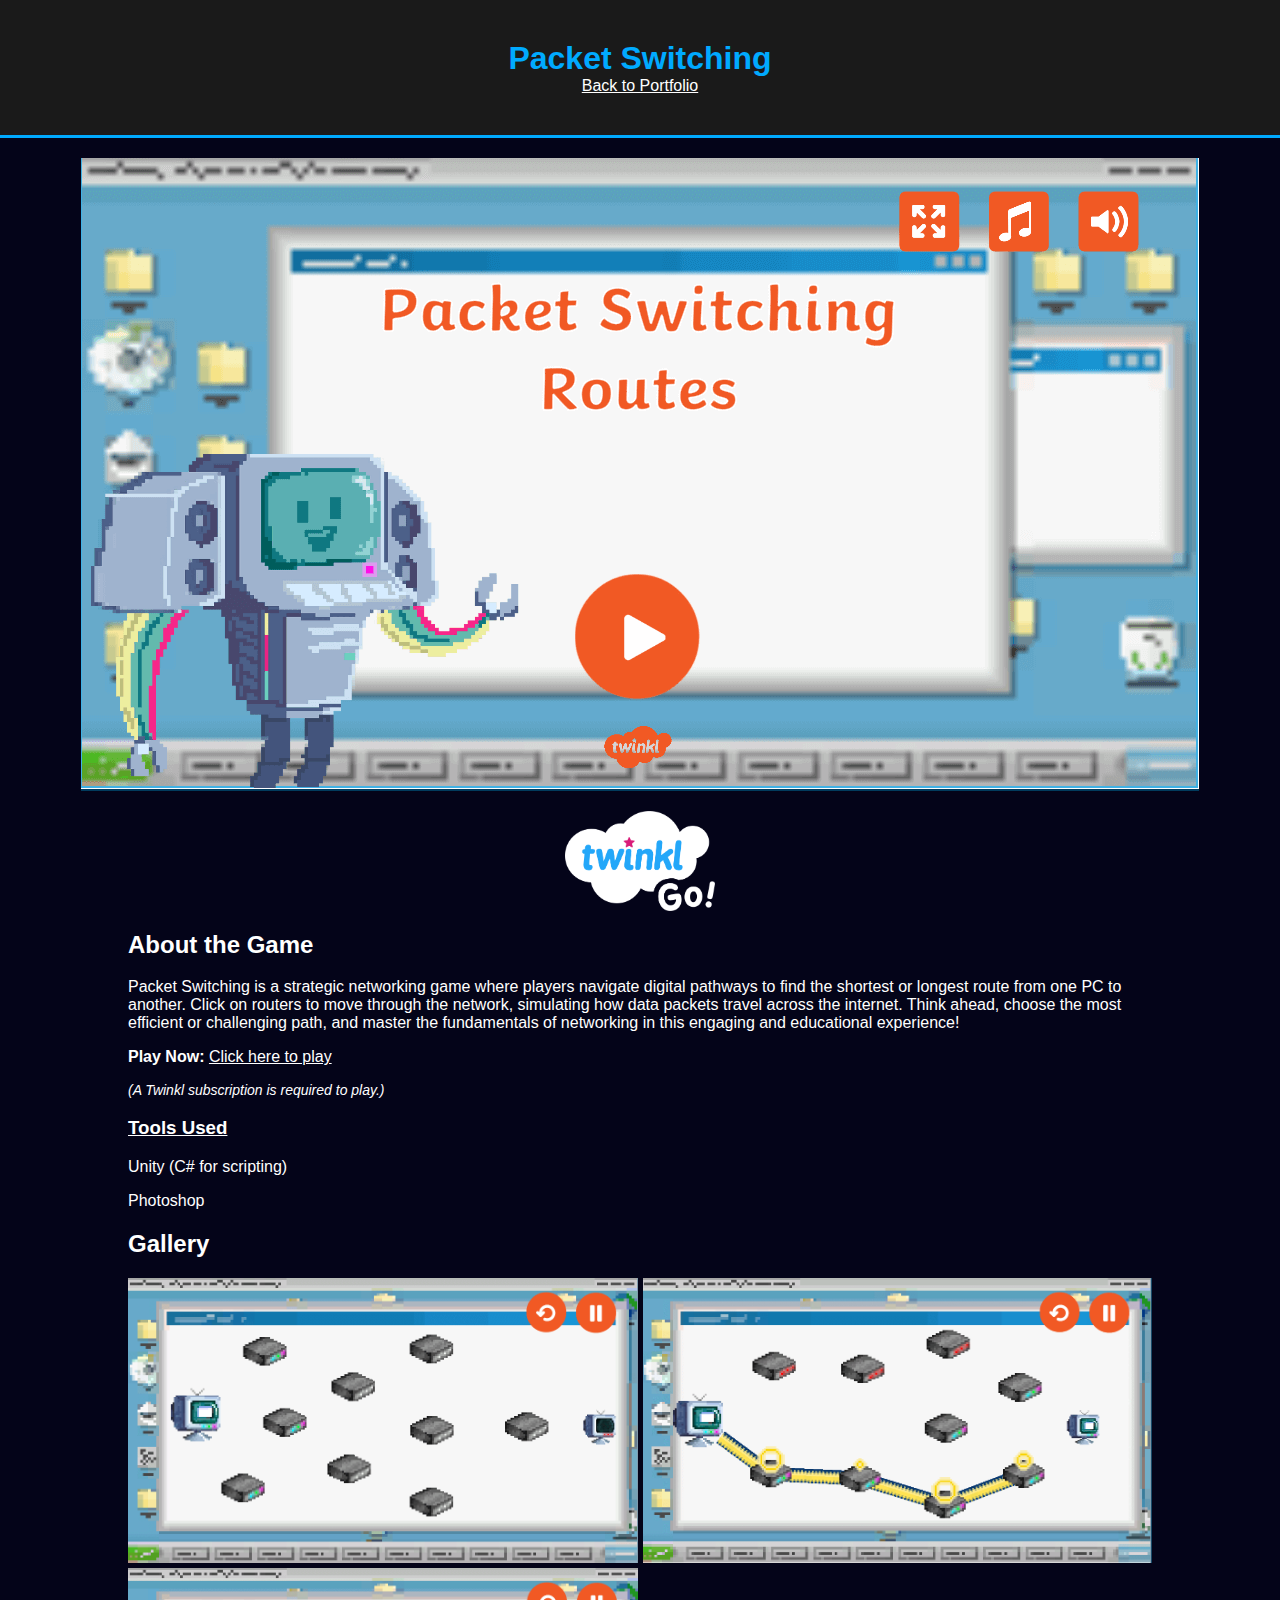
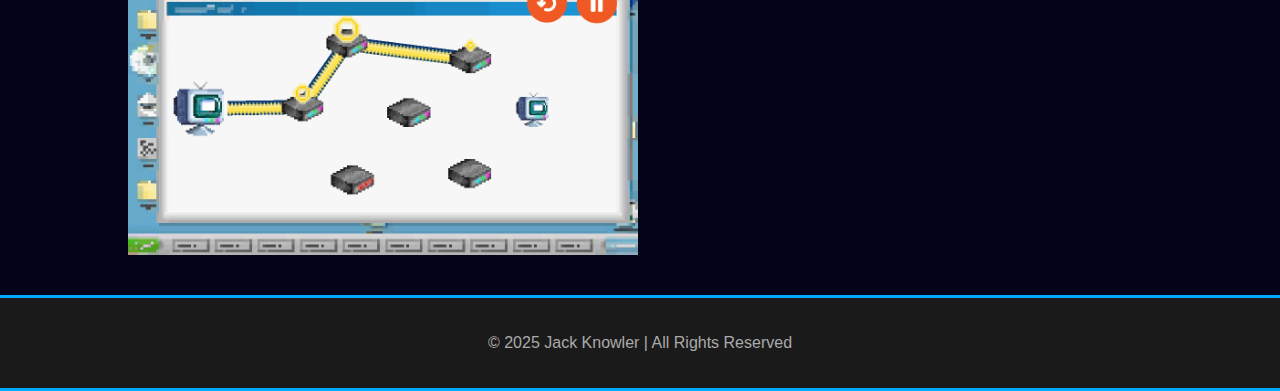
<file: packet-switching.html>
<!DOCTYPE html>
<html lang="en">
<head>
    <meta charset="UTF-8">
    <meta name="viewport" content="width=device-width, initial-scale=1.0">
    <title>Packet Switching</title>
    <link rel="stylesheet" href="styles.css">
    <style>
        .image-grid {
            display: grid;
            grid-template-columns: 1fr 1fr;
            gap: 5px;
            max-width: 100%;
        }
        .image-grid img {
            width: 100%;
            height: 100%;
            object-fit: cover;
        }

        /* Main Image & Twinkl Logo Layout */
        .main-image-container {
            display: flex;
            align-items: center;
            justify-content: center;
            gap: 20px; /* Space between image and logo */
            flex-wrap: wrap;
        }

        /* Twinkl Logo Styling */
        .twinkl-logo {
            max-width: 150px; /* Adjust size as needed */
            height: auto;
        }
    </style>
</head>
<body>
    <header>
        <div class="container">
            <h1>Packet Switching</h1>
            <nav>
                <a href="index.html" style="color: white;">Back to Portfolio</a>
            </nav>
        </div>
    </header>
    
    <section class="project-detail">
        <div class="container">
            <div class="main-image-container">
                <img src="images/TitlePacketSwitching.PNG" alt="Packet Switching">
                <img src="images/TwinklGo.png" alt="Twinkl Logo" class="twinkl-logo">
            </div>

            <section id="about-game">
                <h2>About the Game</h2>
                <p>Packet Switching is a strategic networking game where players navigate digital pathways to find the shortest or longest route from one PC to another. 
				Click on routers to move through the network, simulating how data packets travel across the internet. 
				Think ahead, choose the most efficient or challenging path, and master the fundamentals of networking in this engaging and educational experience!</p>

                <p><strong>Play Now:</strong> 
                    <a href="https://www.twinkl.co.uk/resource/packet-switching-routes-game-t-i-1657906882" target="_blank" style="color: white; text-decoration: underline;">
                        Click here to play
                    </a>
                </p>
                <p style="color: white; font-size: 14px;"><em>(A Twinkl subscription is required to play.)</em></p>
            </section>
            
            <h3><u>Tools Used</u></h3>
            <p>Unity (C# for scripting)</p>
            <p>Photoshop</p>
            
            <h2>Gallery</h2>
            <div class="image-grid">
                <img src="images/PacketSwitching1.PNG" alt="Packet Switching Screenshot 1">
                <img src="images/PacketSwitching2.PNG" alt="Packet Switching Screenshot 2">
                <img src="images/PacketSwitching.PNG" alt="Packet Switching Screenshot 3">
            </div>
        </div>
    </section>
    
    <footer>
        <p>&copy; 2025 Jack Knowler | All Rights Reserved</p>
    </footer>
</body>
</html>
</file>
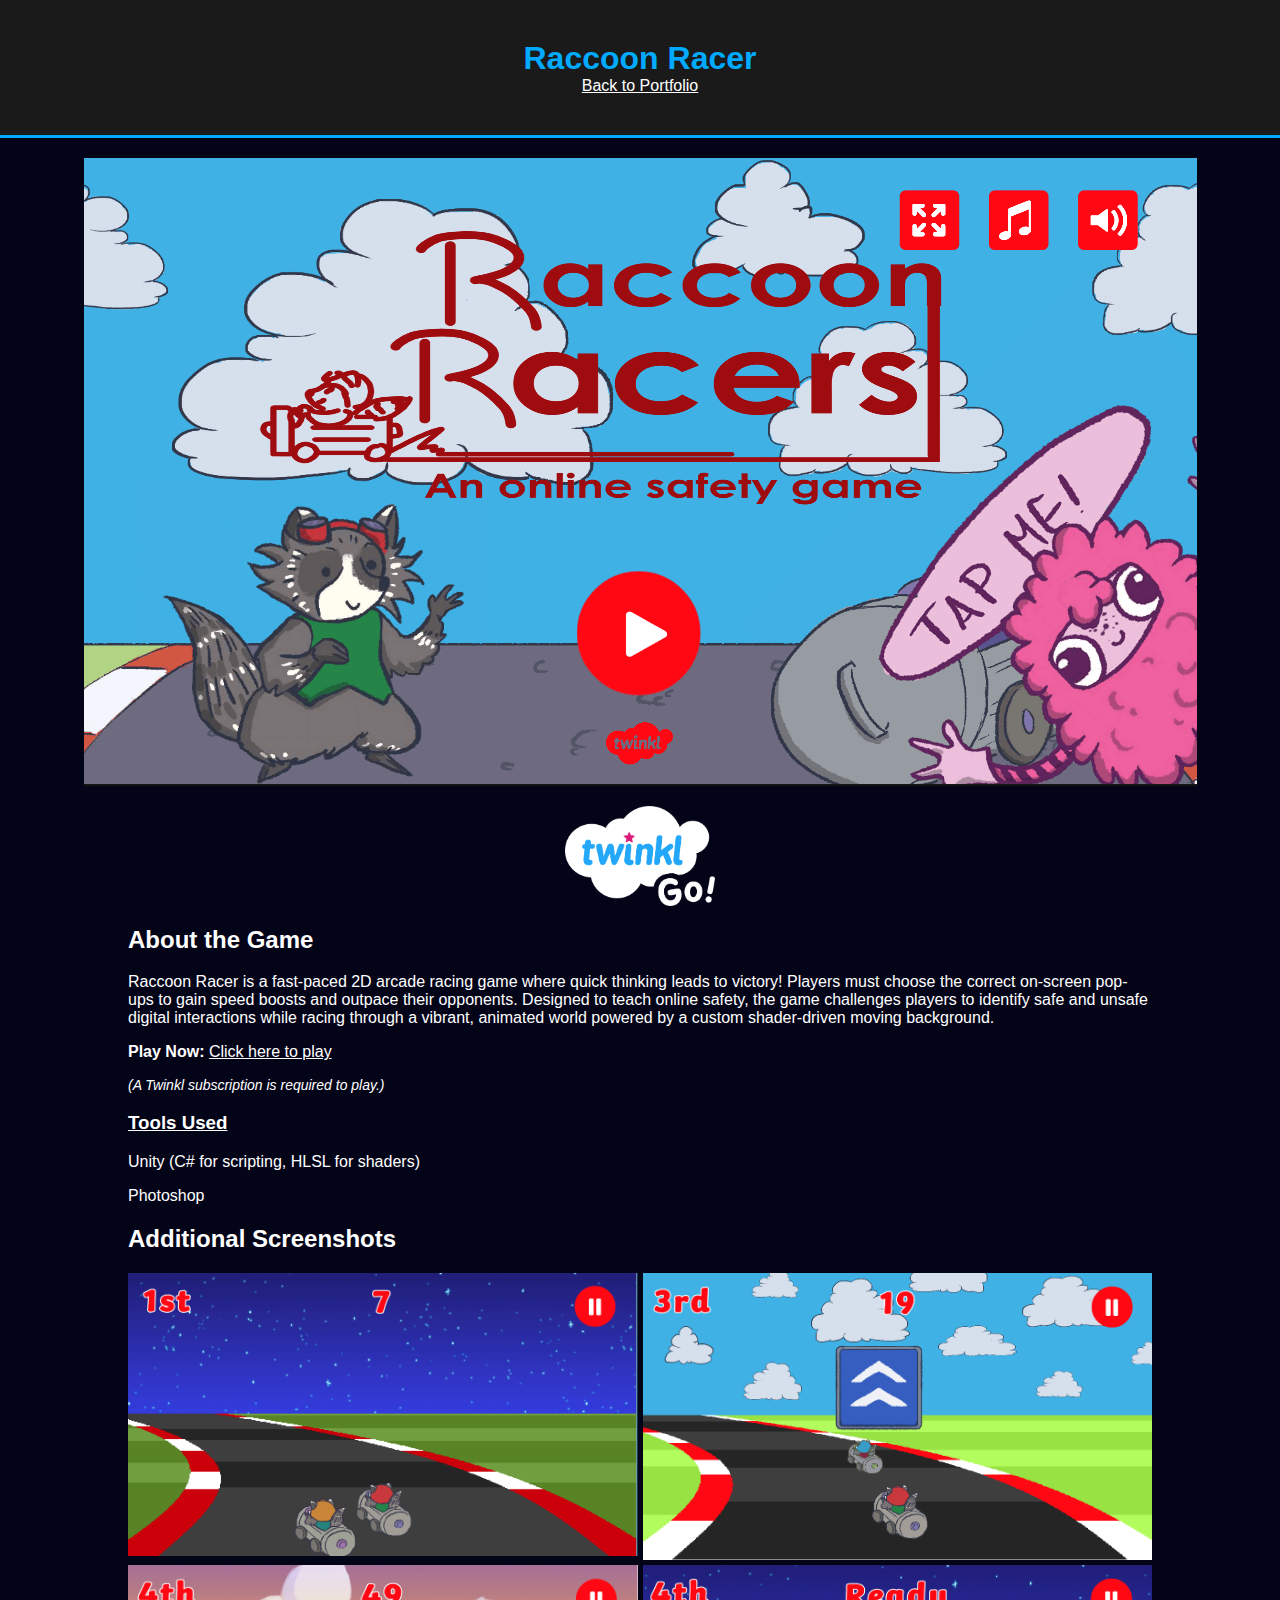
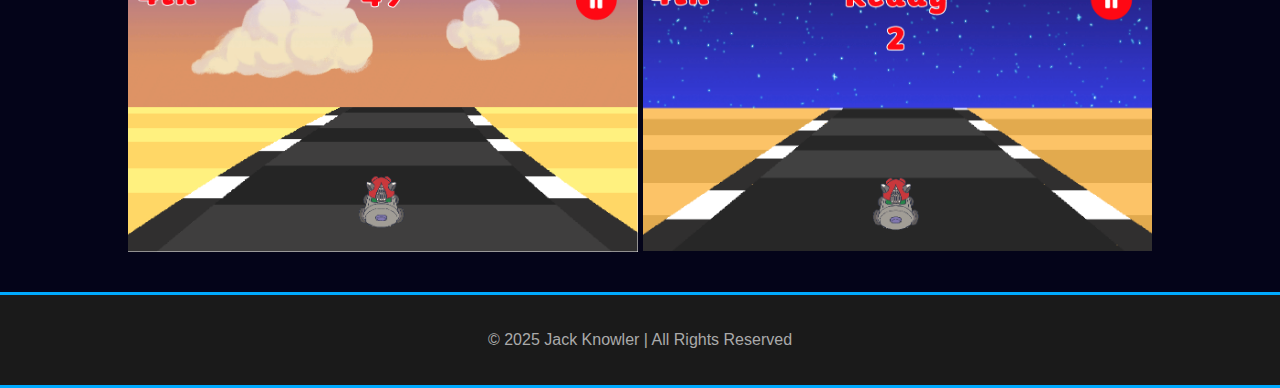
<file: raccoon-racer.html>
<!DOCTYPE html>
<html lang="en">
<head>
    <meta charset="UTF-8">
    <meta name="viewport" content="width=device-width, initial-scale=1.0">
    <title>Raccoon Racer</title>
    <link rel="stylesheet" href="styles.css">
    <style>
        .image-grid {
            display: grid;
            grid-template-columns: 1fr 1fr;
            gap: 5px;
            max-width: 100%;
        }
        .image-grid img {
            width: 100%;
            height: auto;
            object-fit: cover;
        }

        /* Main Image & Twinkl Logo Layout */
        .main-image-container {
            display: flex;
            align-items: center;
            justify-content: center;
            gap: 20px; /* Space between image and logo */
            flex-wrap: wrap;
        }

        /* Twinkl Logo Styling */
        .twinkl-logo {
            max-width: 150px; /* Adjust size as needed */
            height: auto;
        }
    </style>
</head>
<body>
    <header>
        <div class="container">
            <h1>Raccoon Racer</h1>
            <nav>
                <a href="index.html" style="color: white;">Back to Portfolio</a>
            </nav>
        </div>
    </header>
    
    <section class="project-detail">
        <div class="container">
            <div class="main-image-container">
                <img src="images/TitleRaccoonRacer.PNG" alt="Raccoon Racer">
                <img src="images/TwinklGo.png" alt="Twinkl Logo" class="twinkl-logo">
            </div>

            <section id="about-game">
                <h2>About the Game</h2>
                <p>Raccoon Racer is a fast-paced 2D arcade racing game where quick thinking leads to victory! 
				Players must choose the correct on-screen pop-ups to gain speed boosts and outpace their opponents. 
				Designed to teach online safety, the game challenges players to identify safe and unsafe digital interactions while racing through a vibrant, 
				animated world powered by a custom shader-driven moving background.</p>

                <p><strong>Play Now:</strong> 
                    <a href="https://www.twinkl.co.uk/resource/raccoon-racer-t-i-1667483746" target="_blank" style="color: white; text-decoration: underline;">
                        Click here to play
                    </a>
                </p>
                <p style="color: white; font-size: 14px;"><em>(A Twinkl subscription is required to play.)</em></p>
            </section>
            
            <h3><u>Tools Used</u></h3>
            <p>Unity (C# for scripting, HLSL for shaders)</p>
            <p>Photoshop</p>

            <h2>Additional Screenshots</h2>
            <div class="image-grid">
                <img src="images/RaccoonRacer1.PNG" alt="Raccoon Racer Screenshot 1">
                <img src="images/RaccoonRacer2.PNG" alt="Raccoon Racer Screenshot 2">
                <img src="images/RaccoonRacer3.PNG" alt="Raccoon Racer Screenshot 3">
                <img src="images/RaccoonRacer4.PNG" alt="Raccoon Racer Screenshot 4">
            </div>
        </div>
    </section>
    
    <footer>
        <p>&copy; 2025 Jack Knowler | All Rights Reserved</p>
    </footer>
</body>
</html>
</file>
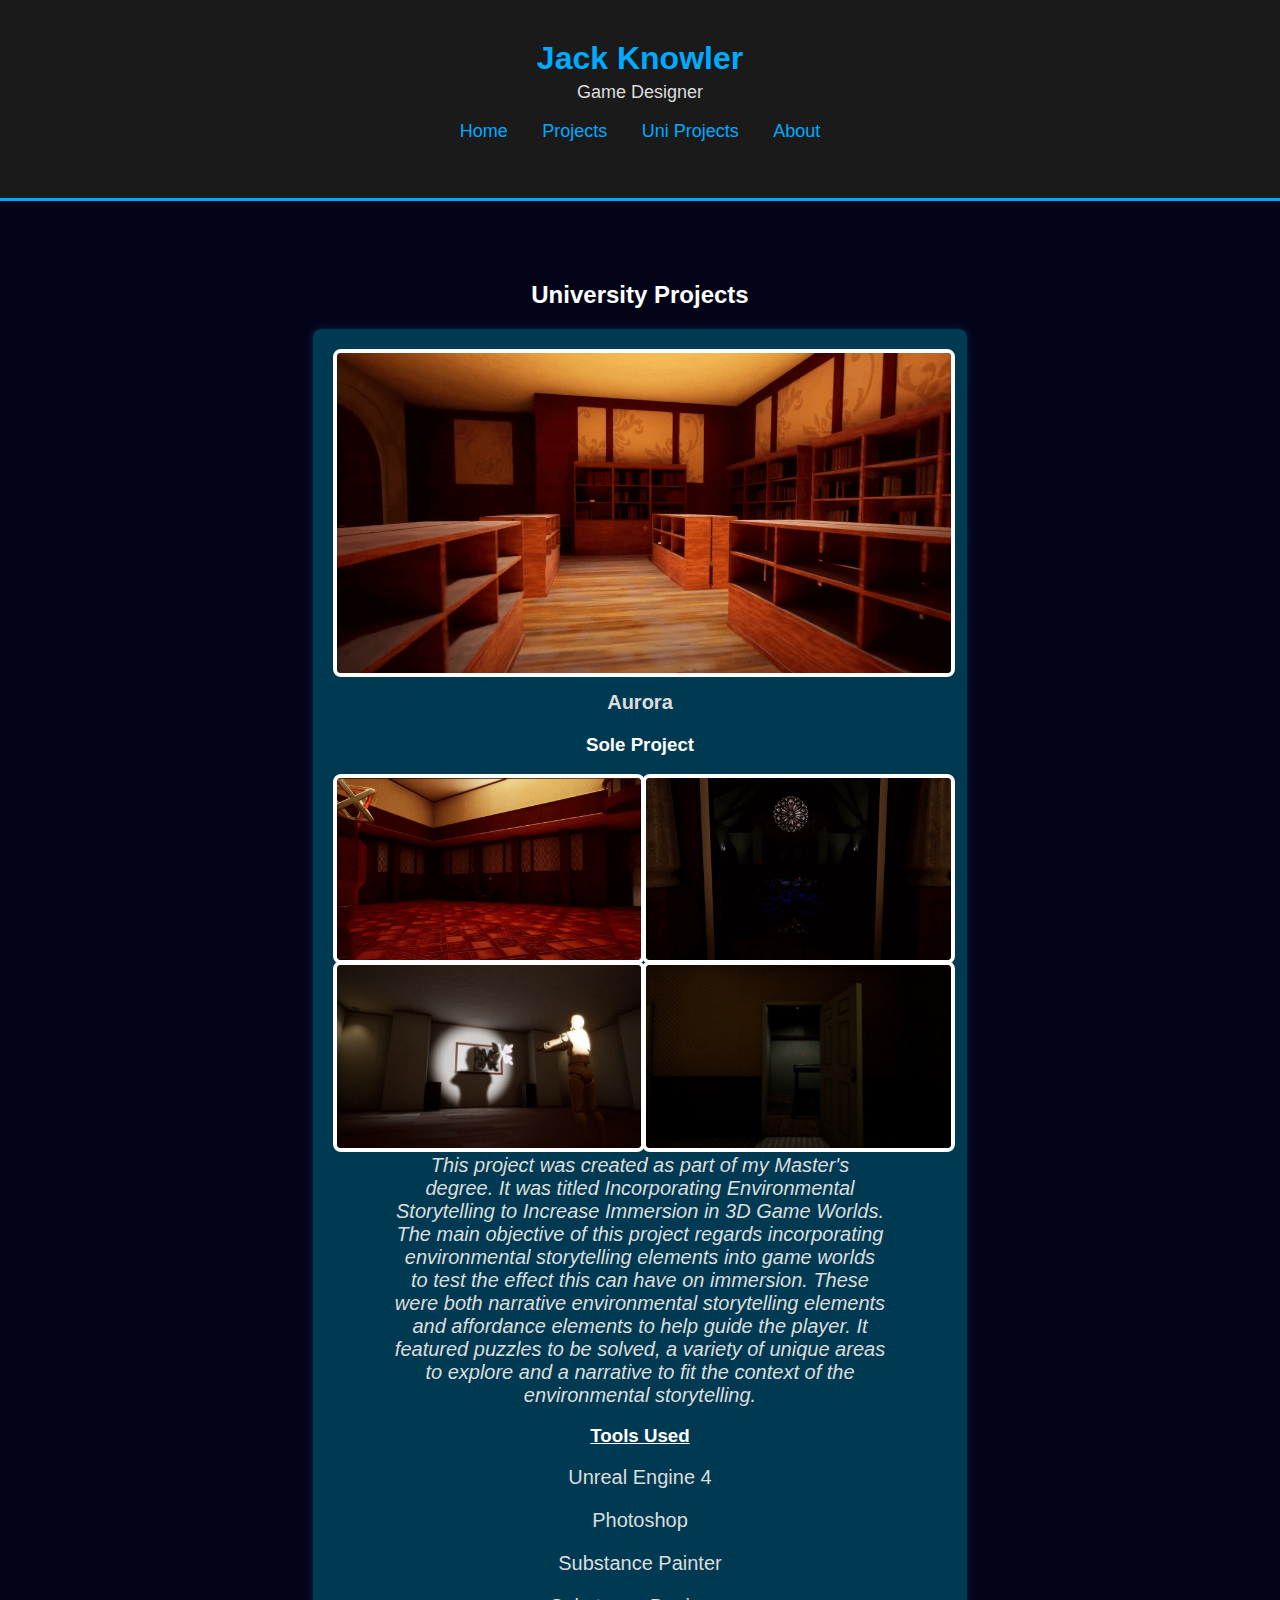
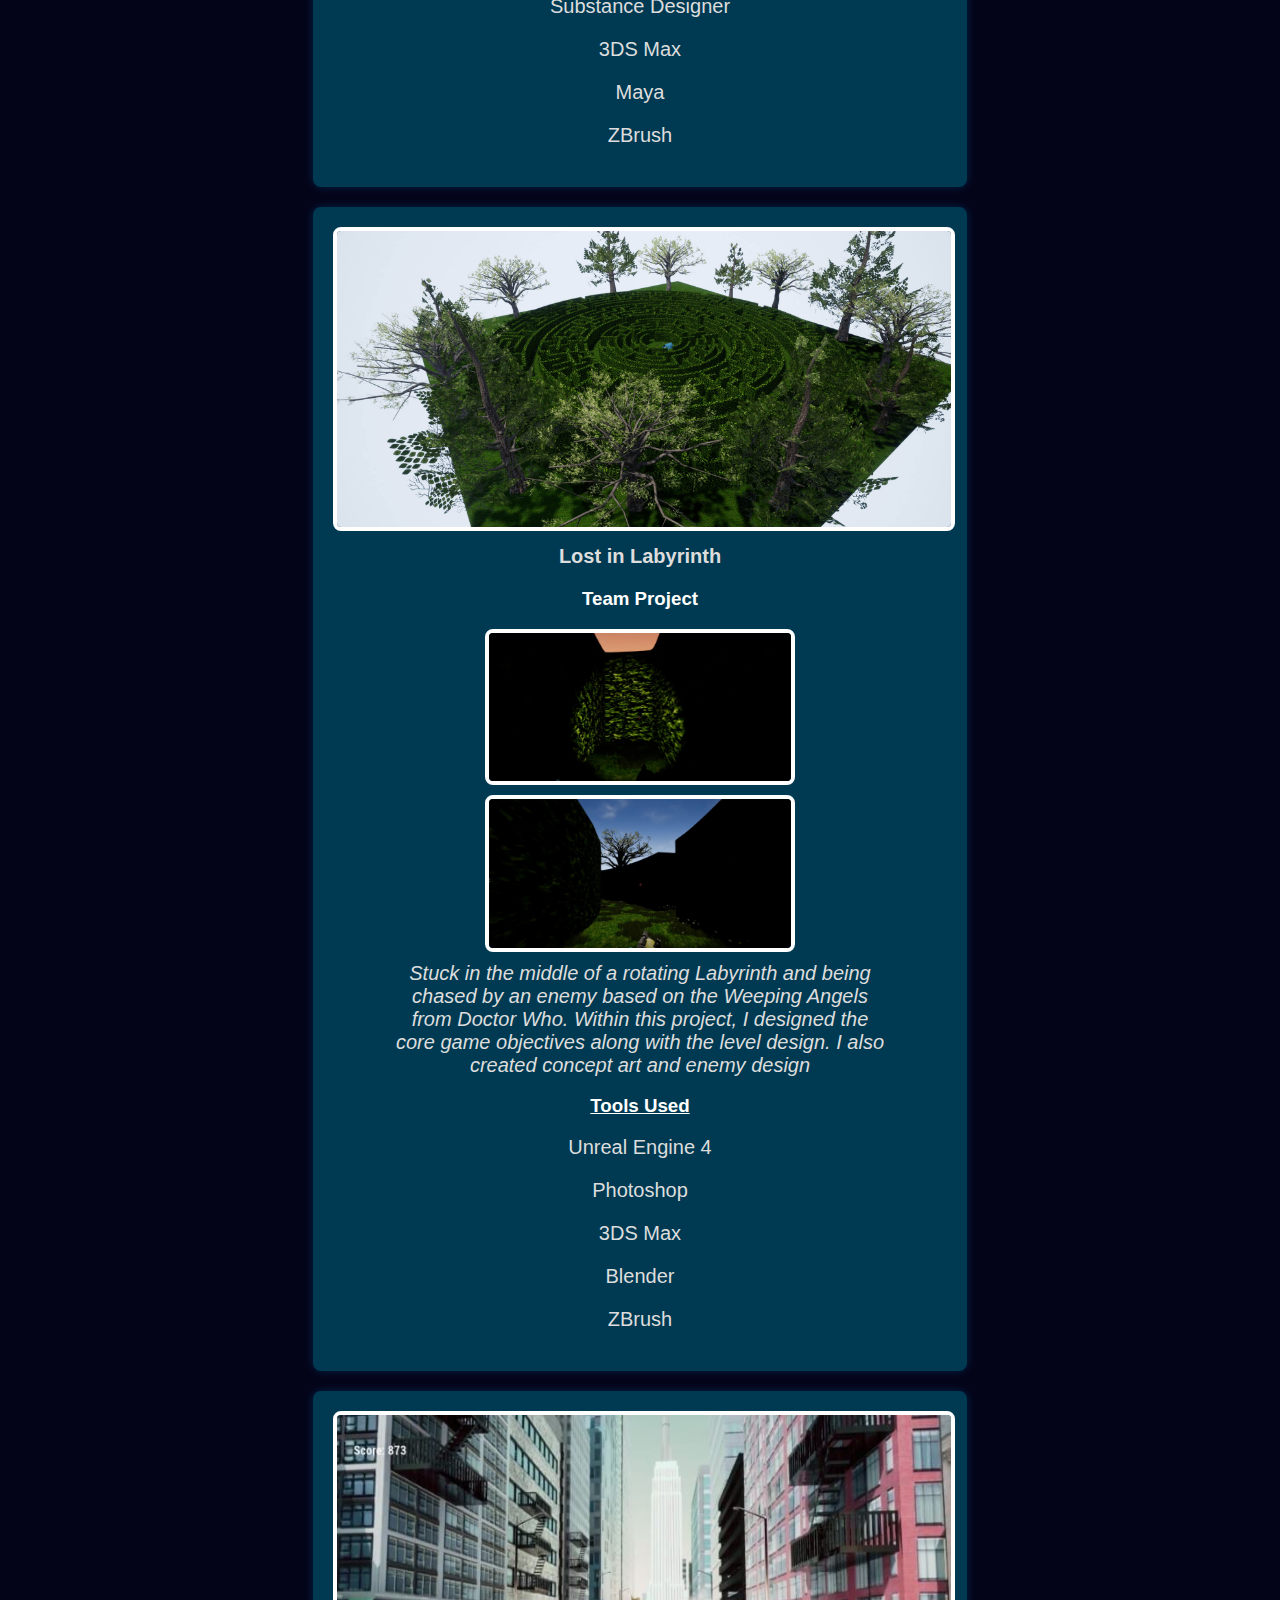
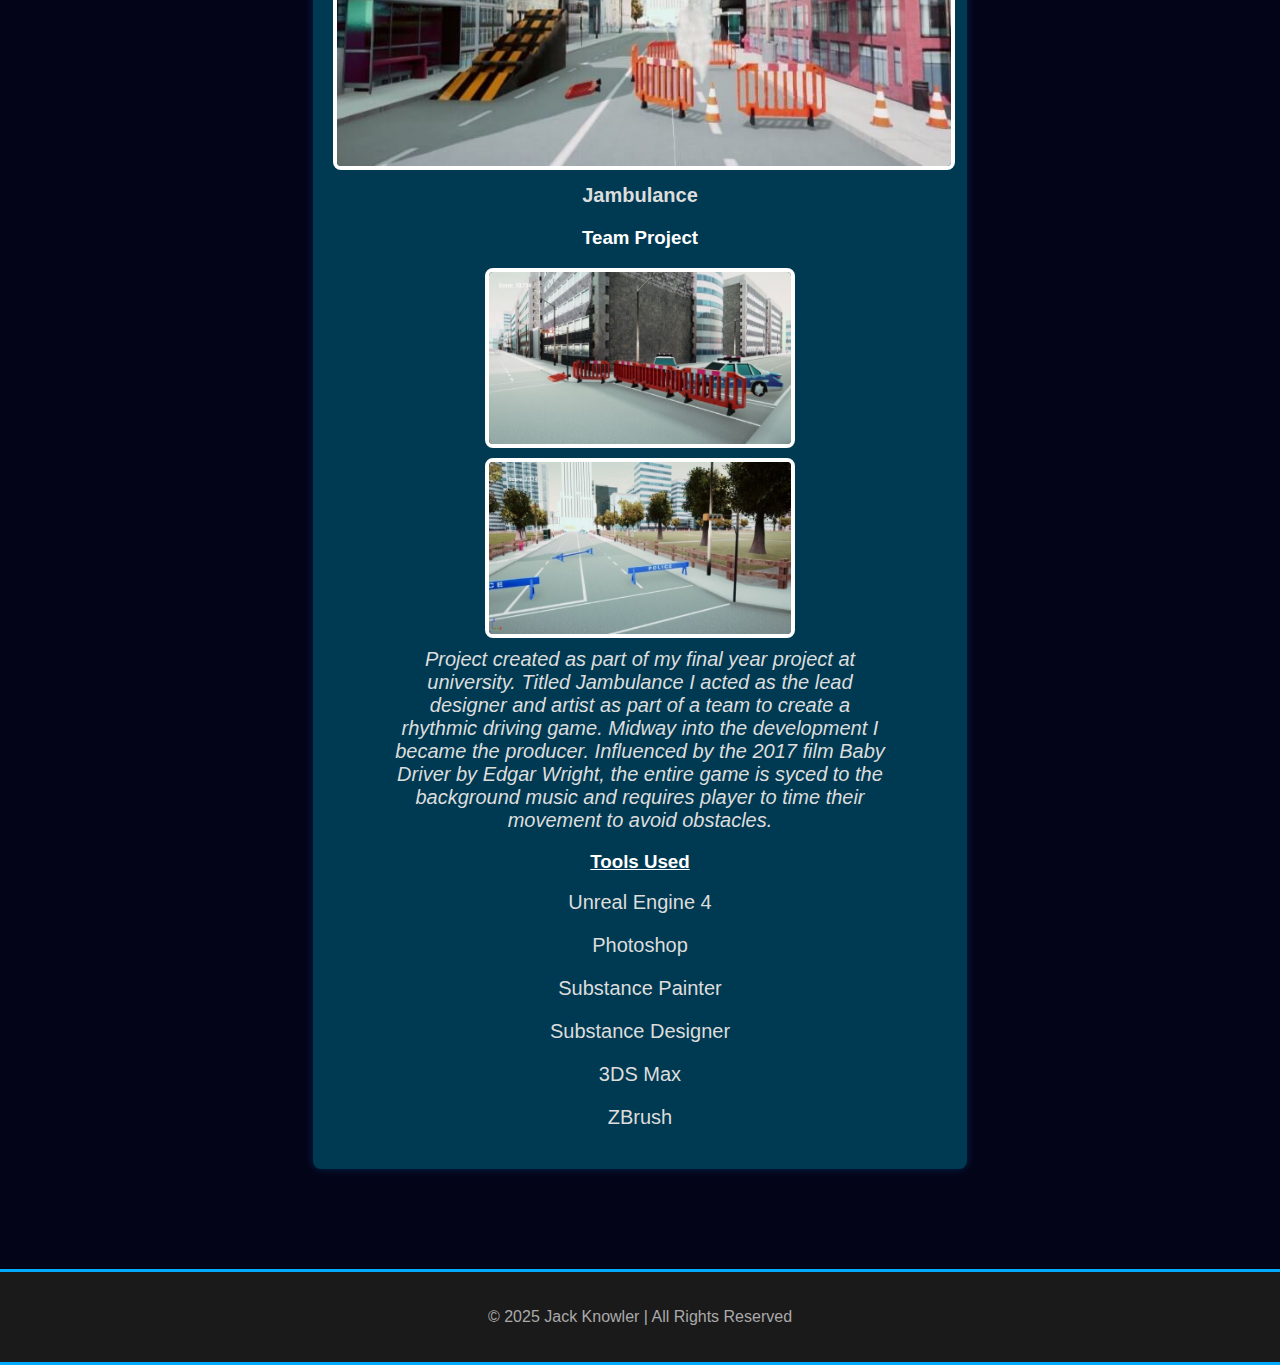
<file: uni-projects.html>
<!DOCTYPE html>
<html lang="en">
<head>
    <meta charset="UTF-8">
    <meta name="viewport" content="width=device-width, initial-scale=1.0">
    <title>Uni Projects</title>
    <link rel="stylesheet" href="styles.css"> <!-- Link to existing CSS file -->
    <link rel="stylesheet" href="https://cdnjs.cloudflare.com/ajax/libs/font-awesome/6.4.2/css/all.min.css">
    <style>
        .image-grid {
            display: grid;
            grid-template-columns: 1fr 1fr;
            grid-template-rows: 1fr 1fr;
            gap: 5px;
            max-width: 100%;
        }
        .image-grid img {
            width: 100%;
            height: 100%;
            object-fit: cover;
        }
        .image-row {
            display: flex;
            flex-direction: column;
            align-items: center;
            gap: 10px;
            text-align: center;
        }
        .image-row img {
            width: 49%;
            height: auto;
        }
        .project-title {
            font-weight: bold;
            font-size: 1.2em;
        }
        .project-description {
            max-width: 80%;
            margin: 10px auto;
            font-style: italic;
        }
    </style>
</head>
<body>
    <header>
        <div class="container">
            <h1>Jack Knowler</h1>
            <p>Game Designer</p>
            <nav>
                <ul>
					<li><a href="index.html">Home</a></li>
                    <li><a href="index.html#projects">Projects</a></li>
                    <li><a href="uni-projects.html">Uni Projects</a></li>
					<li><a href="about.html">About</a></li>

                </ul>
            </nav>
        </div>
    </header>
    
    <section id="uni-projects" class="projects">
        <div class="container">
            <h2>University Projects</h2>
            <div class="project">
                <img src="images/Aurora1.PNG" alt="Aurora" class="main-image">
                <p class="project-title">Aurora</p>
				<h3>Sole Project</h3>
				
                <div class="image-grid">
                    <img src="images/Aurora3.PNG" alt="Aurora Image 1">
                    <img src="images/Aurora4.PNG" alt="Aurora Image 2">
                    <img src="images/Aurora5.jpg" alt="Aurora Image 3">
                    <img src="images/Aurora6.jpg" alt="Aurora Image 4">
                </div>
                <p class="project-description">This project was created as part of my Master's degree. 
				It was titled Incorporating Environmental Storytelling to Increase Immersion in 3D Game Worlds. 
				The main objective of this project regards incorporating environmental storytelling elements into game worlds to test the effect this can have on immersion. 
				These were both narrative environmental storytelling elements and affordance elements to help guide the player. 
				It featured puzzles to be solved, a variety of unique areas to explore and a narrative to fit the context of the environmental storytelling.</p>
				
			<h3><u>Tools Used</u></h3>
            <p>Unreal Engine 4</p>
            <p>Photoshop</p>
			<p>Substance Painter</p>
			<p>Substance Designer</p>
			<p>3DS Max</p>
			<p>Maya</p>
			<p>ZBrush</p>
			
            </div>
            <div class="project">
                <img src="images/LostinLabyrinth.jpg" alt="Lost in Labyrinth" class="main-image">
                <p class="project-title">Lost in Labyrinth</p>
				<h3>Team Project</h3>
				
                <div class="image-row">
                    <img src="images/LostinLabyrinth1.jpg" alt="Lost in Labyrinth Image 1">
                    <img src="images/LostinLabyrinth2.jpg" alt="Lost in Labyrinth Image 2">
                </div>
                <p class="project-description">Stuck in the middle of a rotating Labyrinth and being chased by an enemy based on the Weeping Angels from Doctor Who. 
				Within this project, I designed the core game objectives along with the level design. I also created concept art and enemy design</p>
				
			<h3><u>Tools Used</u></h3>
            <p>Unreal Engine 4</p>
            <p>Photoshop</p>
			<p>3DS Max</p>
			<p>Blender</p>
			<p>ZBrush</p>
			
            </div>
            <div class="project">
                <img src="images/jack-knowler-start.jpg" alt="Jambulance" class="main-image">
                <p class="project-title">Jambulance</p>
				<h3>Team Project</h3>
				
                <div class="image-row">
                    <img src="images/jack-knowler-police-cars.jpg" alt="Jambulance Image 1">
                    <img src="images/jack-knowler-barriers.jpg" alt="Jambulance Image 2">
                </div>
                <p class="project-description">Project created as part of my final year project at university. 
				Titled Jambulance I acted as the lead designer and artist as part of a team to create a rhythmic driving game. Midway into the development I became the producer.
				Influenced by the 2017 film Baby Driver by Edgar Wright, the entire game is syced to the background music and requires player to time their movement to avoid obstacles.

</p>
				
			<h3><u>Tools Used</u></h3>
            <p>Unreal Engine 4</p>
            <p>Photoshop</p>
			<p>Substance Painter</p>
			<p>Substance Designer</p>
			<p>3DS Max</p>
			<p>ZBrush</p>

			
			
            </div>
        </div>
    </section>
    
    <footer>
        <p>&copy; 2025 Jack Knowler | All Rights Reserved</p>
    </footer>
</body>
</html>
</file>
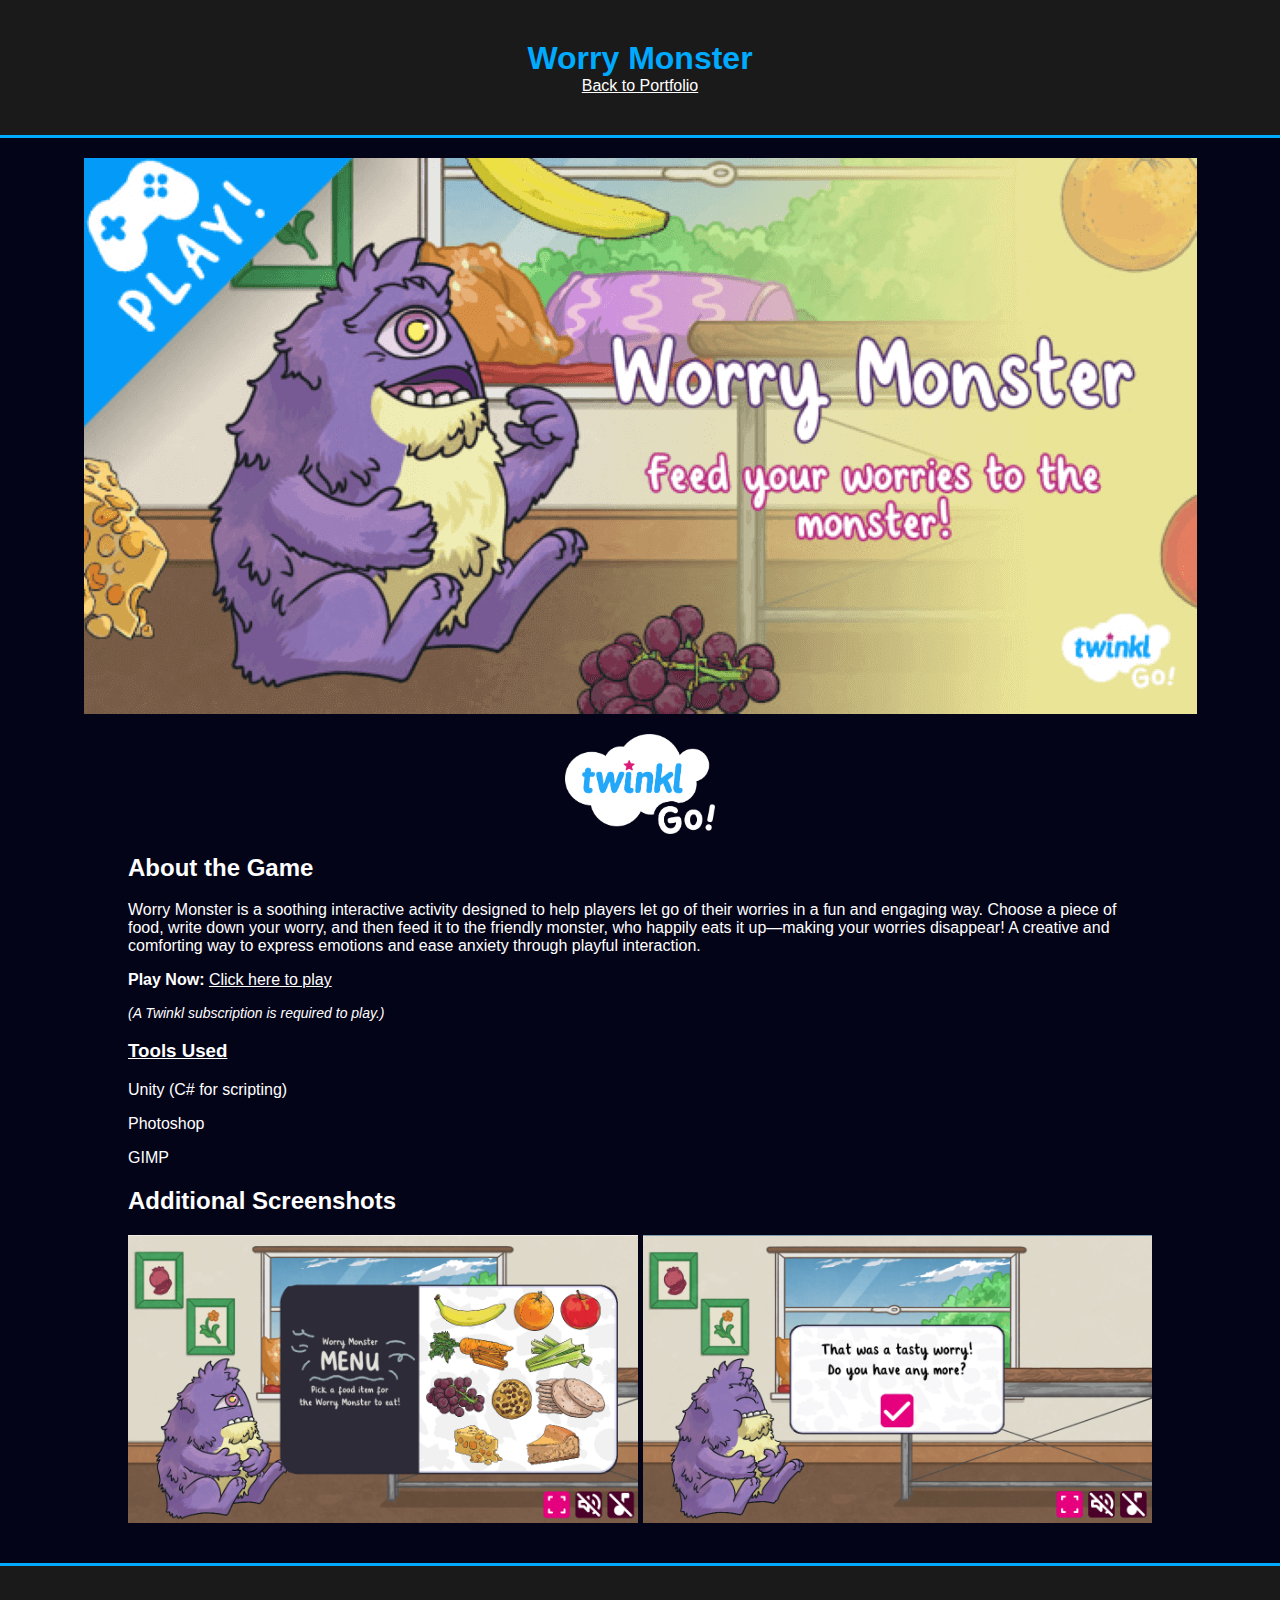
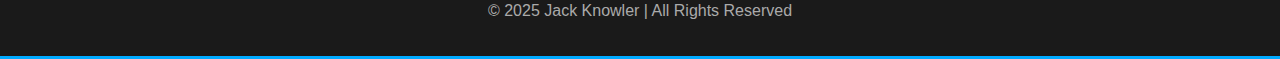
<file: worry-monster.html>
<!DOCTYPE html>
<html lang="en">
<head>
    <meta charset="UTF-8">
    <meta name="viewport" content="width=device-width, initial-scale=1.0">
    <title>Worry Monster</title>
    <link rel="stylesheet" href="styles.css">
    <style>
        .image-grid {
            display: grid;
            grid-template-columns: 1fr 1fr;
            gap: 5px;
            max-width: 100%;
        }
        .image-grid img {
            width: 100%;
            height: 100%;
            object-fit: cover;
        }

        /* Main Image & Twinkl Logo Layout */
        .main-image-container {
            display: flex;
            align-items: center;
            justify-content: center;
            gap: 20px; /* Space between image and logo */
            flex-wrap: wrap;
        }

        /* Twinkl Logo Styling */
        .twinkl-logo {
            max-width: 150px; /* Adjust size as needed */
            height: auto;
        }
    </style>
</head>
<body>
    <header>
        <div class="container">
            <h1>Worry Monster</h1>
            <nav>
                <a href="index.html" style="color: white;">Back to Portfolio</a>
            </nav>
        </div>
    </header>
    
    <section class="project-detail">
        <div class="container">
            <div class="main-image-container">
                <img src="images/TitleWorryMonster.PNG" alt="Worry Monster">
                <img src="images/TwinklGo.png" alt="Twinkl Logo" class="twinkl-logo">
            </div>

            <section id="about-game">
                <h2>About the Game</h2>
                <p> Worry Monster is a soothing interactive activity designed to help players let go of their worries in a fun and engaging way. 
				Choose a piece of food, write down your worry, and then feed it to the friendly monster, who happily eats it up—making your worries disappear! 
				A creative and comforting way to express emotions and ease anxiety through playful interaction.</p>

                <p><strong>Play Now:</strong> 
                    <a href="https://www.twinkl.co.uk/resource/daily-worry-monster-t-p-1713449051" target="_blank" style="color: white; text-decoration: underline;">
                        Click here to play
                    </a>
                </p>
                <p style="color: white; font-size: 14px;"><em>(A Twinkl subscription is required to play.)</em></p>
            </section>
            
            <h3><u>Tools Used</u></h3>
            <p>Unity (C# for scripting)</p>
            <p>Photoshop</p>
            <p>GIMP</p>
            
            <h2>Additional Screenshots</h2>
            <div class="image-grid">
                <img src="images/WorryMonster1.PNG" alt="Worry Monster Screenshot 1">
                <img src="images/WorryMonster2.PNG" alt="Worry Monster Screenshot 2">
            </div>
        </div>
    </section>
    
    <footer>
        <p>&copy; 2025 Jack Knowler | All Rights Reserved</p>
    </footer>
</body>
</html>
</file>
<file: styles.css>
/* General Styles */
body {
    background-color: #040419; /* Keeps body background dark navy */
    color: #ffffff;
    font-family: Arial, sans-serif;
    margin: 0;
    padding: 0;
}

/* Header and Footer with Charcoal Black */
header, footer {
    background-color: #1A1A1A; /* Charcoal Black for a sleek, modern look */
    border-bottom: 3px solid #00aaff; /* Cyan border for contrast */
    text-align: center;
    padding: 20px 0;
}

/* Footer Border Adjustment */
footer {
    border-top: 3px solid #00aaff;
}



/* Align "About Me" Header and Image */
.about-page .container {
    max-width: 900px; /* Limits width for better readability */
    margin: auto; /* Centers content */
}

/* About Me Header Layout */
.about-header {
    display: flex;
    align-items: center;
    justify-content: space-between; /* Pushes image far right */
    flex-wrap: wrap;
    margin-bottom: 10px; /* Reduces gap */
}

/* Profile Image Styling */
.profile-image {
    width: 180px; /* Increased size */
    height: 180px;
    border-radius: 50%;
    border: 4px solid #ffffff;
    object-fit: cover;
    margin-left: auto; /* Pushes image far right */
    display: block;
}

/* About Me Text Formatting */
.about-text {
    flex: 1; /* Allows text to take up remaining space */
    max-width: 600px; /* Keeps lines readable */
}

/* Responsive Design */
@media screen and (max-width: 768px) {
    .about-header {
        flex-direction: column;
        align-items: center;
        text-align: center;
    }

    .profile-image {
        margin-left: 0; /* Centers image on small screens */
        margin-top: 10px;
    }

    .about-text {
        max-width: 100%; /* Allows text to expand fully on small screens */
    }
}

/* Project Images with Cyan Border */
.project img {
    max-width: 100%;
    border-radius: 8px;
    border: 4px solid #00aaff;
}

/* Project Links - White Text */
.project p a {
    color: #ffffff;
    text-decoration: none;
    font-weight: bold;
}

.project p a:hover {
    text-decoration: underline;
}

/* Centered Container */
.container {
    width: 80%;
    margin: auto;
    padding: 20px;
}

/* Header Text */
header h1 {
    color: #00aaff;
    margin: 0;
}

header p {
    font-size: 18px;
    margin-top: 5px;
    color: #ddd;
}

/* Navigation */
nav ul {
    list-style: none;
    padding: 0;
    text-align: center;
}

nav ul li {
    display: inline-block;
    margin: 0 15px;
}

nav ul li a {
    color: #00aaff;
    text-decoration: none;
    font-size: 18px;
}

nav ul li a:hover {
    text-decoration: underline;
}

/* Social Icons */
.social-icons {
    text-align: center;
    margin-top: 10px;
}

.social-icons a {
    color: #00aaff;
    font-size: 24px;
    margin: 0 10px;
    text-decoration: none;
}

/* Hero Section */
.hero {
    text-align: center;
    padding: 50px 0;
}

.hero h2 {
    font-size: 32px;
    color: #00aaff;
}

/* Projects Section */
.projects {
    padding: 40px 0;
    text-align: center;
}

/* Project Box - Muted Cyan for Contrast */
.project {
    background-color: #003a52;
    padding: 20px;
    margin: 20px auto;
    width: 60%;
    border-radius: 8px;
    box-shadow: 0 0 10px rgba(0, 170, 255, 0.2);
}

/* Project Images - White Border */
.project img {
    max-width: 100%;
    border-radius: 8px;
    border: 4px solid #ffffff;
}

/* Project Text */
.project p {
    font-size: 20px;
    margin-top: 10px;
    color: #ddd;
}

/* Footer */
footer {
    text-align: center;
    padding: 20px 0;
    color: #aaa;
    margin-top: 20px;
}
</file>
